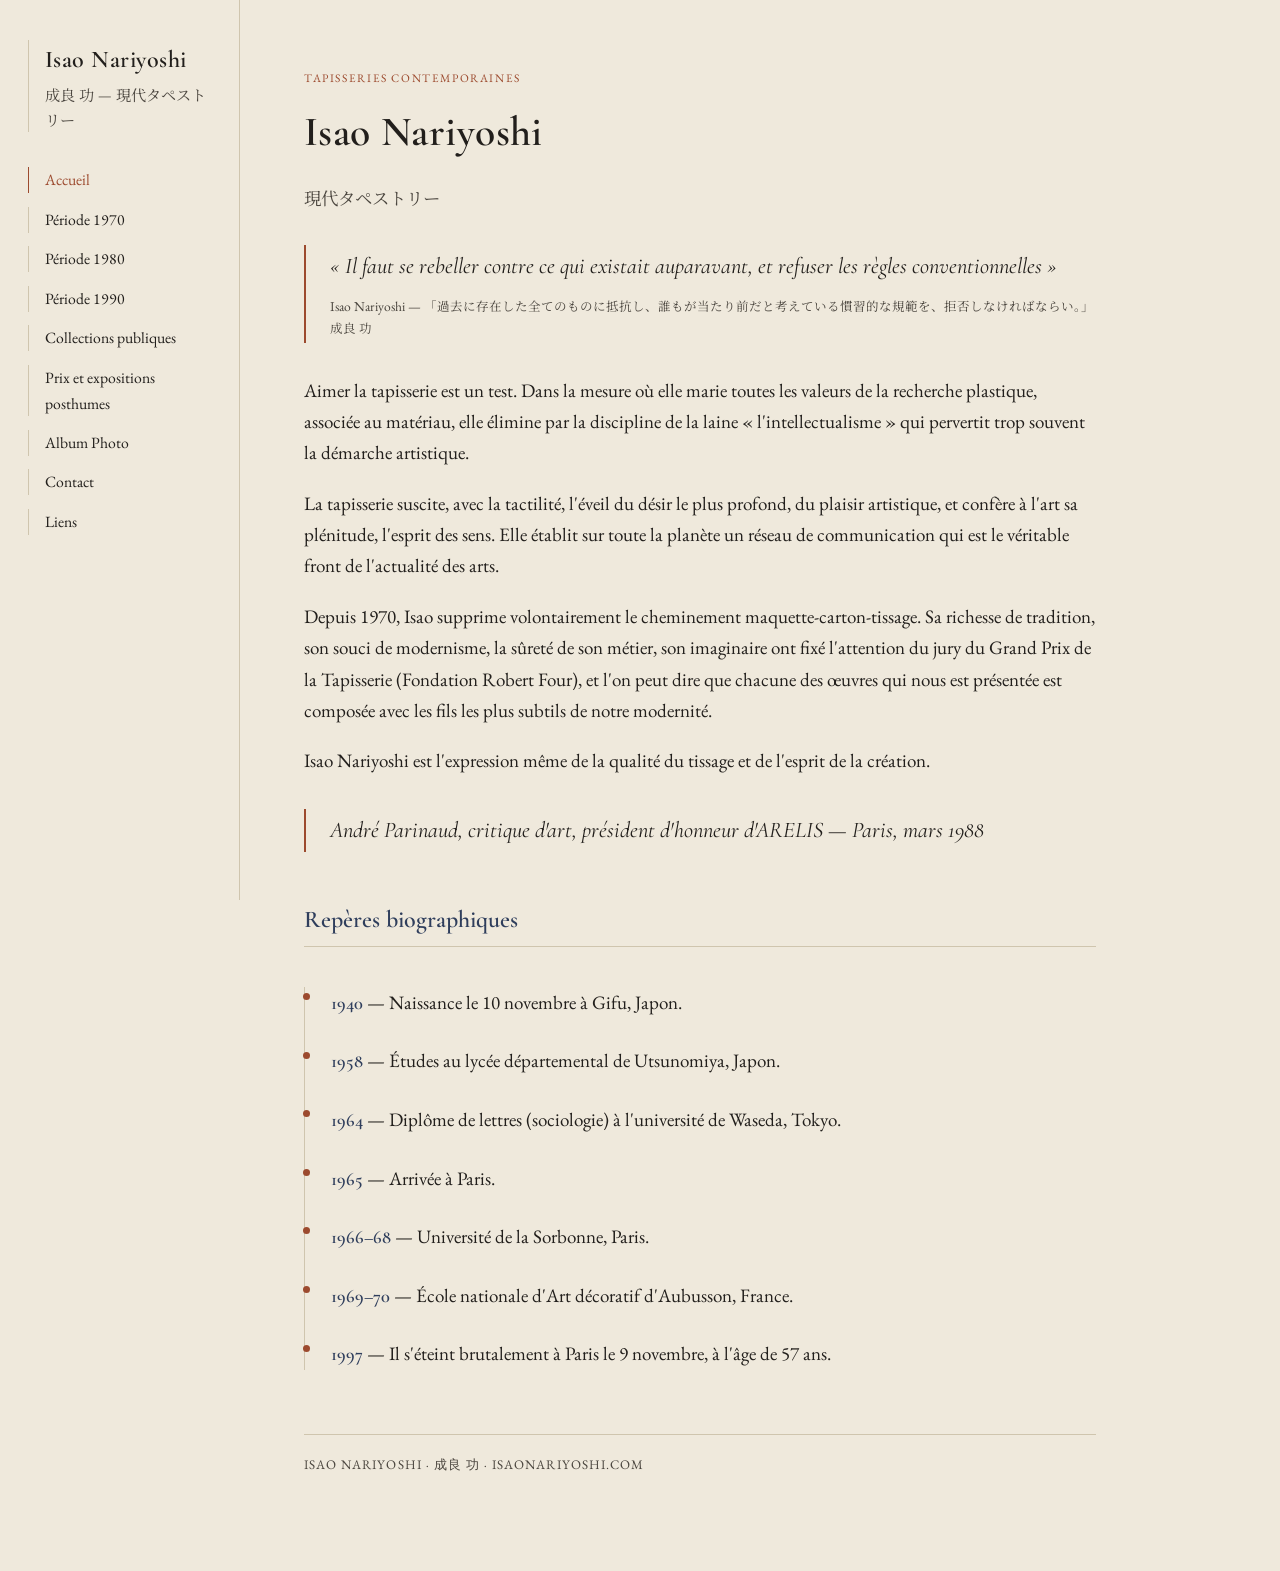
<file: index.html>
<!DOCTYPE html>
<html lang="fr">
<head>
<meta charset="UTF-8">
<meta name="viewport" content="width=device-width, initial-scale=1">
<title>Isao Nariyoshi — Tapisseries contemporaines</title>
<link rel="stylesheet" href="style.css">
</head>
<body>
<div class="shell">

<nav class="thread-nav">
  <a href="index.html" style="text-decoration:none;">
    <span class="mark">Isao Nariyoshi</span>
    <span class="mark-jp">成良 功 — 現代タペストリー</span>
  </a>
  <ul>
    <li><a href="index.html" aria-current="page">Accueil</a></li>
    <li><a href="periode-1970.html">Période 1970</a></li>
    <li><a href="periode-1980.html">Période 1980</a></li>
    <li><a href="periode-1990.html">Période 1990</a></li>
    <li><a href="collections-publiques.html">Collections publiques</a></li>
    <li><a href="prix-expositions.html">Prix et expositions posthumes</a></li>
    <li><a href="album-photo.html">Album Photo</a></li>
    <li><a href="contact.html">Contact</a></li>
    <li><a href="liens.html">Liens</a></li>
  </ul>
</nav>

<main>
  <p class="eyebrow">Tapisseries contemporaines</p>
  <h1>Isao Nariyoshi</h1>
  <p class="jp">現代タペストリー</p>

  <blockquote>
    « Il faut se rebeller contre ce qui existait auparavant, et refuser les règles conventionnelles »
    <cite>Isao Nariyoshi — <span class="jp">「過去に存在した全てのものに抵抗し、誰もが当たり前だと考えている慣習的な規範を、拒否しなければならい。」成良 功</span></cite>
  </blockquote>

  <p>Aimer la tapisserie est un test. Dans la mesure où elle marie toutes les valeurs de la recherche plastique, associée au matériau, elle élimine par la discipline de la laine « l'intellectualisme » qui pervertit trop souvent la démarche artistique.</p>
  <p>La tapisserie suscite, avec la tactilité, l'éveil du désir le plus profond, du plaisir artistique, et confère à l'art sa plénitude, l'esprit des sens. Elle établit sur toute la planète un réseau de communication qui est le véritable front de l'actualité des arts.</p>
  <p>Depuis 1970, Isao supprime volontairement le cheminement maquette-carton-tissage. Sa richesse de tradition, son souci de modernisme, la sûreté de son métier, son imaginaire ont fixé l'attention du jury du Grand Prix de la Tapisserie (Fondation Robert Four), et l'on peut dire que chacune des œuvres qui nous est présentée est composée avec les fils les plus subtils de notre modernité.</p>
  <p>Isao Nariyoshi est l'expression même de la qualité du tissage et de l'esprit de la création.</p>

  <blockquote>
    André Parinaud, critique d'art, président d'honneur d'ARELIS — Paris, mars 1988
  </blockquote>

  <h2 class="section-title">Repères biographiques</h2>
  <div class="timeline">
    <div class="entry"><span class="year">1940</span> — Naissance le 10 novembre à Gifu, Japon.</div>
    <div class="entry"><span class="year">1958</span> — Études au lycée départemental de Utsunomiya, Japon.</div>
    <div class="entry"><span class="year">1964</span> — Diplôme de lettres (sociologie) à l'université de Waseda, Tokyo.</div>
    <div class="entry"><span class="year">1965</span> — Arrivée à Paris.</div>
    <div class="entry"><span class="year">1966–68</span> — Université de la Sorbonne, Paris.</div>
    <div class="entry"><span class="year">1969–70</span> — École nationale d'Art décoratif d'Aubusson, France.</div>
    <div class="entry"><span class="year">1997</span> — Il s'éteint brutalement à Paris le 9 novembre, à l'âge de 57 ans.</div>
  </div>

  <footer class="page-end">Isao Nariyoshi · 成良 功 · isaonariyoshi.com</footer>
</main>
</div>
</body>
</html>
</file>
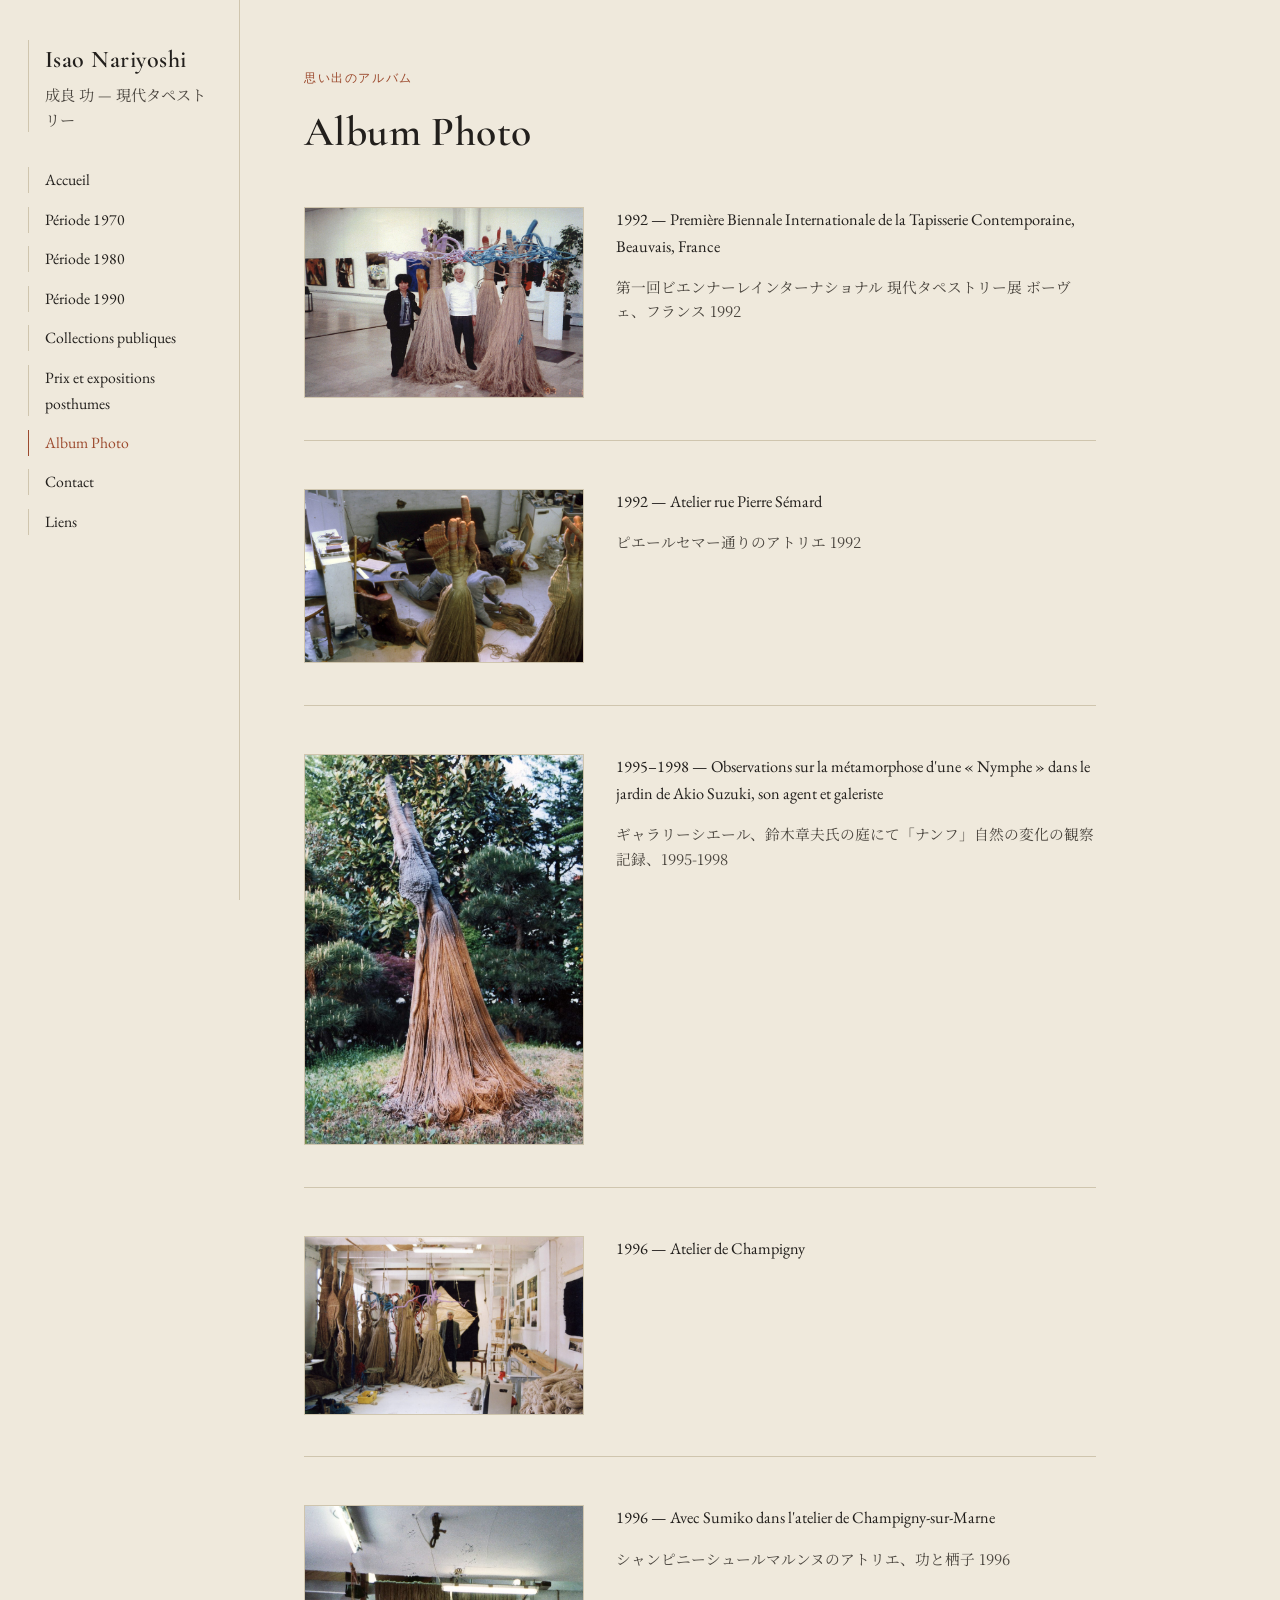
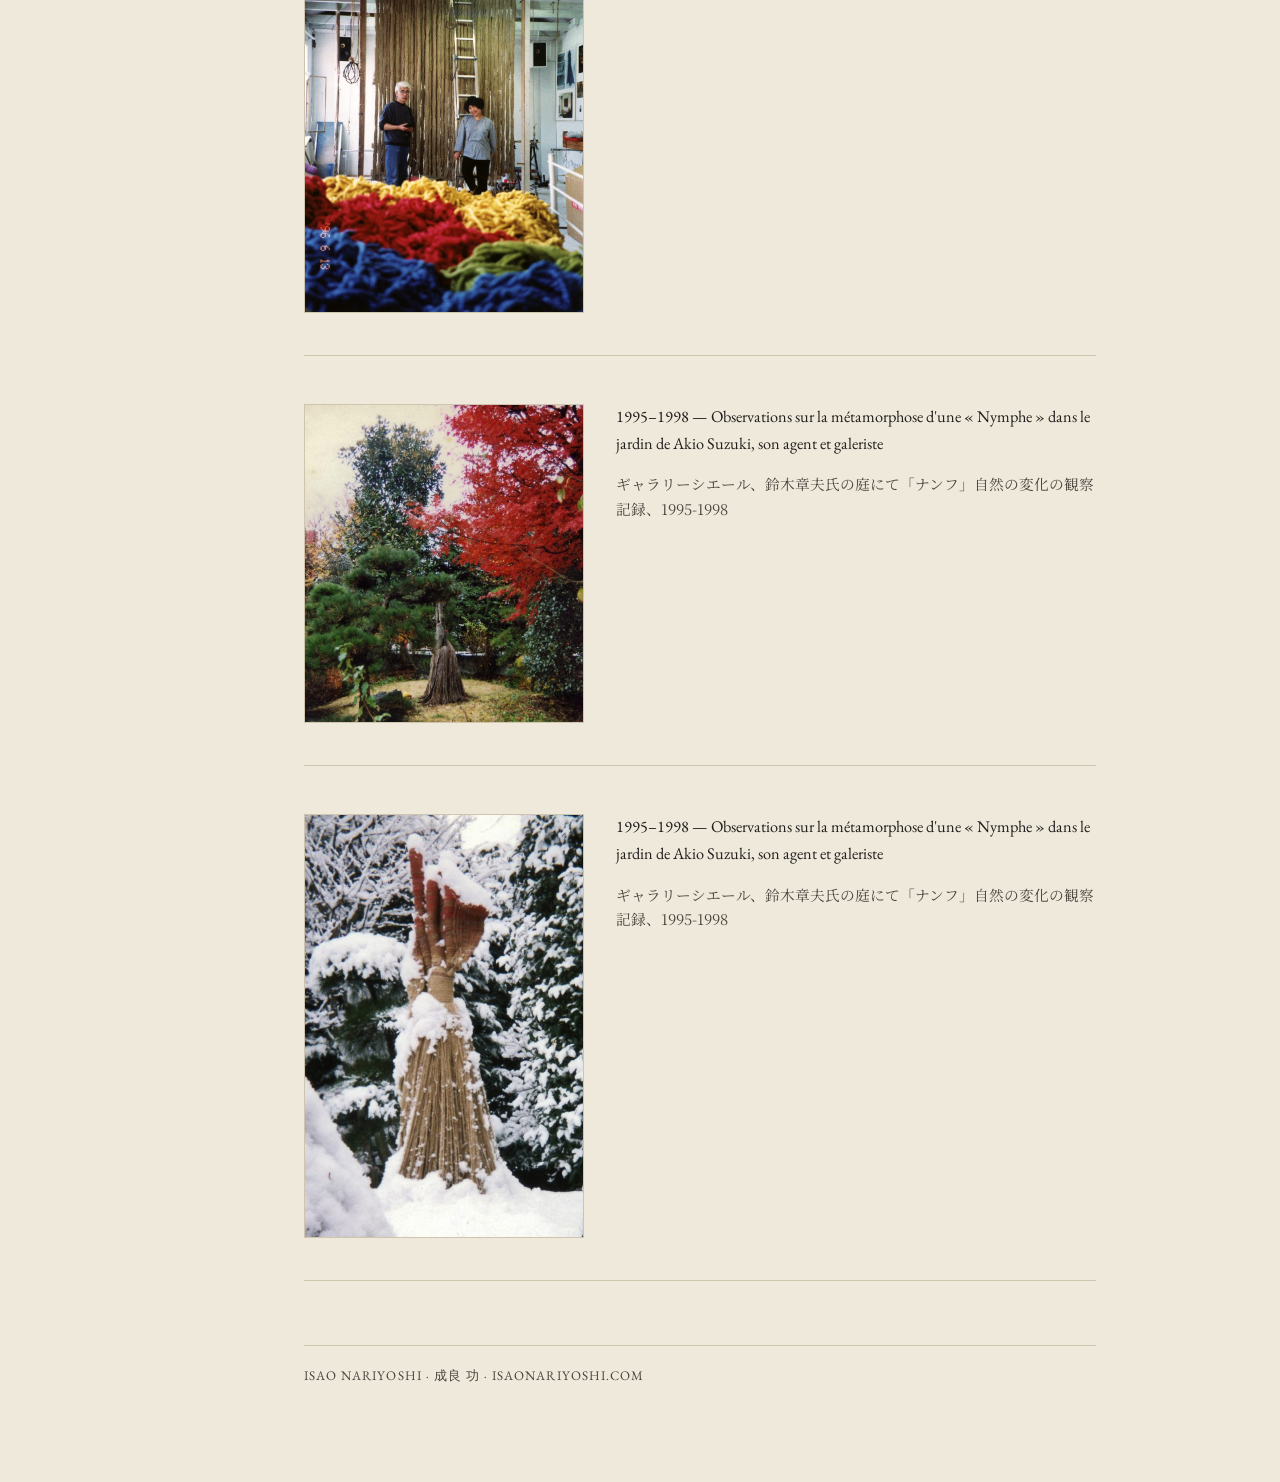
<file: album-photo.html>
<!DOCTYPE html>
<html lang="fr">
<head>
<meta charset="UTF-8">
<meta name="viewport" content="width=device-width, initial-scale=1">
<title>Album Photo — Isao Nariyoshi</title>
<link rel="stylesheet" href="style.css">
</head>
<body>
<div class="shell">

<nav class="thread-nav">
  <a href="index.html" style="text-decoration:none;">
    <span class="mark">Isao Nariyoshi</span>
    <span class="mark-jp">成良 功 — 現代タペストリー</span>
  </a>
  <ul>
    <li><a href="index.html">Accueil</a></li>
    <li><a href="periode-1970.html">Période 1970</a></li>
    <li><a href="periode-1980.html">Période 1980</a></li>
    <li><a href="periode-1990.html">Période 1990</a></li>
    <li><a href="collections-publiques.html">Collections publiques</a></li>
    <li><a href="prix-expositions.html">Prix et expositions posthumes</a></li>
    <li><a href="album-photo.html" aria-current="page">Album Photo</a></li>
    <li><a href="contact.html">Contact</a></li>
    <li><a href="liens.html">Liens</a></li>
  </ul>
</nav>

<main>
  <p class="eyebrow jp">思い出のアルバム</p>
  <h1>Album Photo</h1>

  <div class="works">
    <div class="work">
      <img src="images/222d2c_8d8653666d4f490cb78dee3b9042e3a6~mv2.jpeg" alt="Première Biennale Internationale de la Tapisserie Contemporaine, Beauvais" loading="lazy">
      <div>
        <p class="cap-fr">1992 — Première Biennale Internationale de la Tapisserie Contemporaine, Beauvais, France</p>
        <p class="cap-jp">第一回ビエンナーレインターナショナル 現代タペストリー展 ボーヴェ、フランス 1992</p>
      </div>
    </div>
    <div class="work">
      <img src="images/222d2c_fb16d391d0994af38e654b1a795ef7ef~mv2.jpg" alt="Atelier rue Pierre Sémard" loading="lazy">
      <div>
        <p class="cap-fr">1992 — Atelier rue Pierre Sémard</p>
        <p class="cap-jp">ピエールセマー通りのアトリエ 1992</p>
      </div>
    </div>
    <div class="work">
      <img src="images/222d2c_1adbfa0554534cea8feac32134079305~mv2.jpg" alt="Métamorphose d'une Nymphe dans le jardin de Akio Suzuki" loading="lazy">
      <div>
        <p class="cap-fr">1995–1998 — Observations sur la métamorphose d'une « Nymphe » dans le jardin de Akio Suzuki, son agent et galeriste</p>
        <p class="cap-jp">ギャラリーシエール、鈴木章夫氏の庭にて「ナンフ」自然の変化の観察記録、1995-1998</p>
      </div>
    </div>
    <div class="work">
      <img src="images/222d2c_a8264a11ccd14f50946b6bd47962d74b~mv2.jpg" alt="Atelier de Champigny 1996" loading="lazy">
      <div>
        <p class="cap-fr">1996 — Atelier de Champigny</p>
      </div>
    </div>
    <div class="work">
      <img src="images/222d2c_30dbb8e673d84045b2c966735c166adc~mv2.jpg" alt="Avec Sumiko dans l'atelier de Champigny-sur-Marne, 1996" loading="lazy">
      <div>
        <p class="cap-fr">1996 — Avec Sumiko dans l'atelier de Champigny-sur-Marne</p>
        <p class="cap-jp">シャンピニーシュールマルンヌのアトリエ、功と栖子 1996</p>
      </div>
    </div>
    <div class="work">
      <img src="images/222d2c_8d4d48ae36db4ec5a6bad40750be8251~mv2.jpg" alt="Métamorphose d'une Nymphe, jardin de Akio Suzuki" loading="lazy">
      <div>
        <p class="cap-fr">1995–1998 — Observations sur la métamorphose d'une « Nymphe » dans le jardin de Akio Suzuki, son agent et galeriste</p>
        <p class="cap-jp">ギャラリーシエール、鈴木章夫氏の庭にて「ナンフ」自然の変化の観察記録、1995-1998</p>
      </div>
    </div>
    <div class="work">
      <img src="images/222d2c_5e1c67cd673247919ad4f5ebef82c183~mv2.jpg" alt="Métamorphose d'une Nymphe, jardin de Akio Suzuki" loading="lazy">
      <div>
        <p class="cap-fr">1995–1998 — Observations sur la métamorphose d'une « Nymphe » dans le jardin de Akio Suzuki, son agent et galeriste</p>
        <p class="cap-jp">ギャラリーシエール、鈴木章夫氏の庭にて「ナンフ」自然の変化の観察記録、1995-1998</p>
      </div>
    </div>
  </div>

 

  <footer class="page-end">Isao Nariyoshi · 成良 功 · isaonariyoshi.com</footer>
</main>
</div>
</body>
</html>
</file>
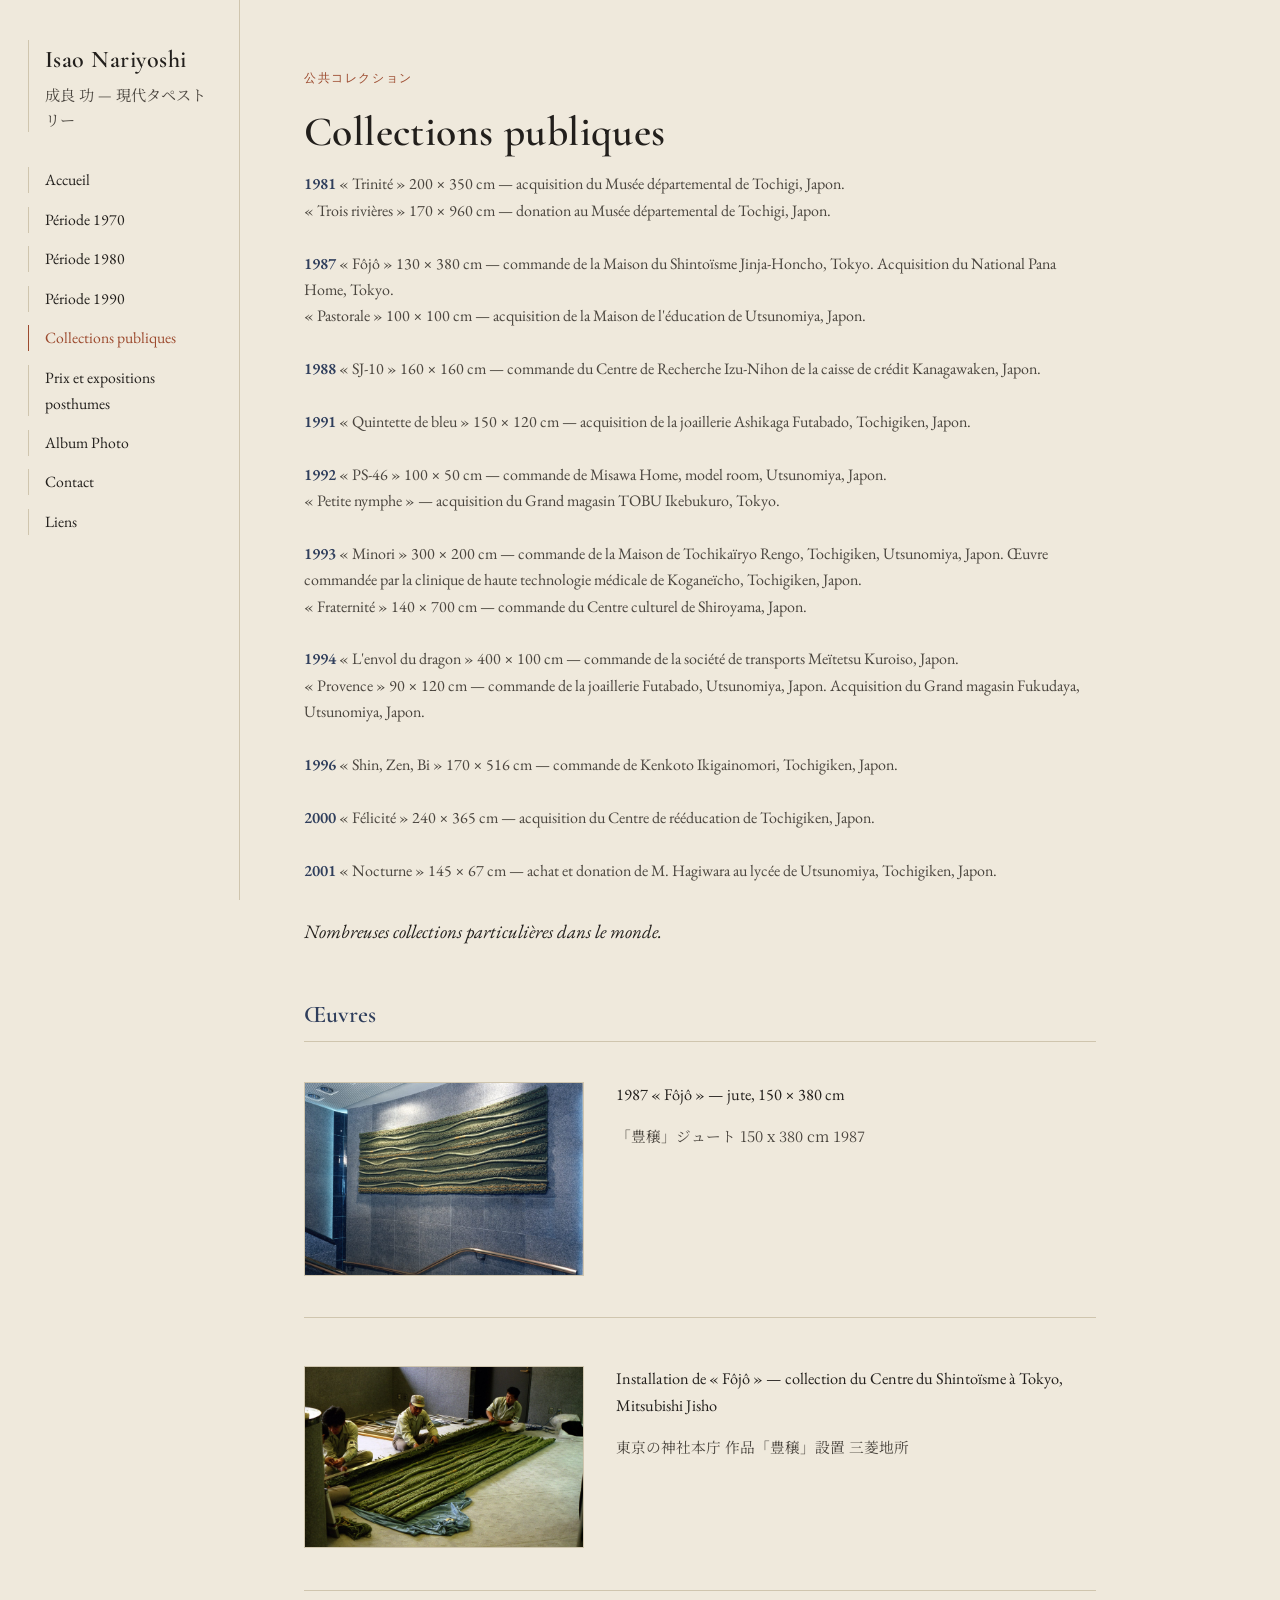
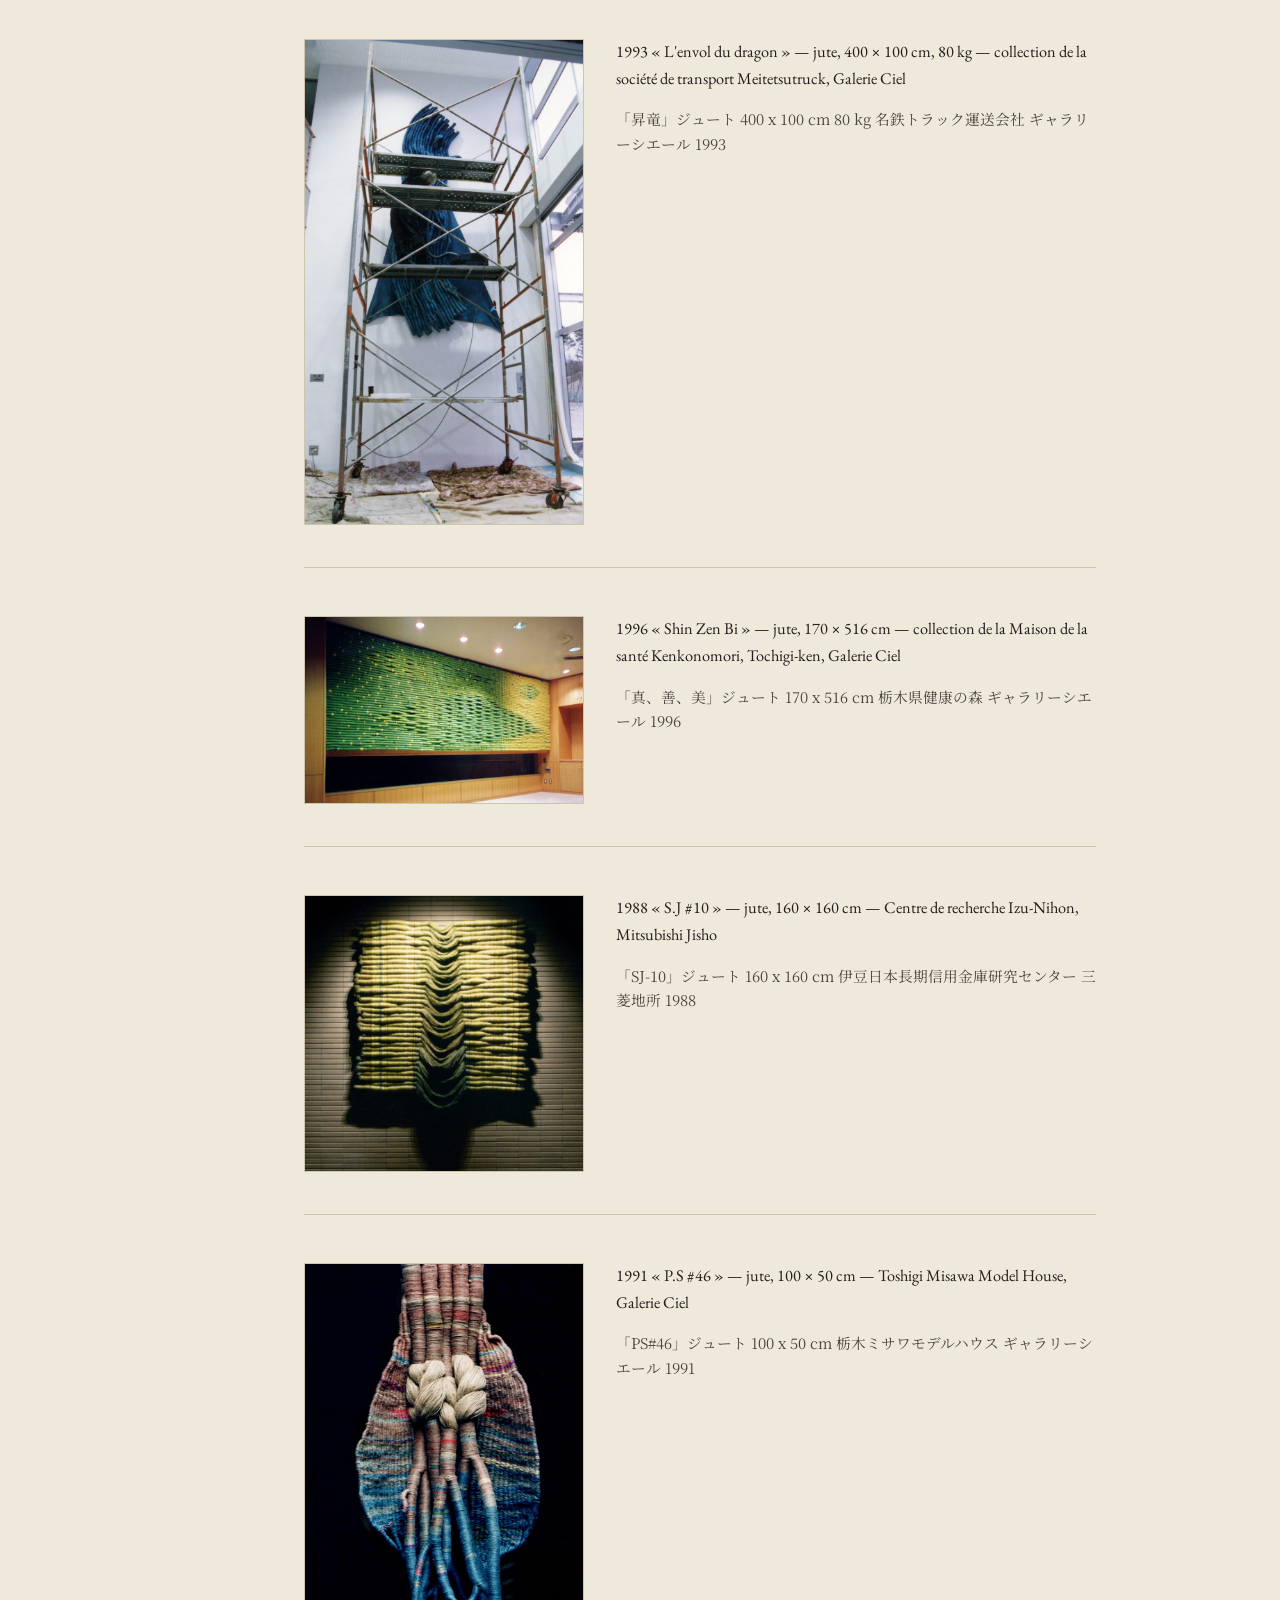
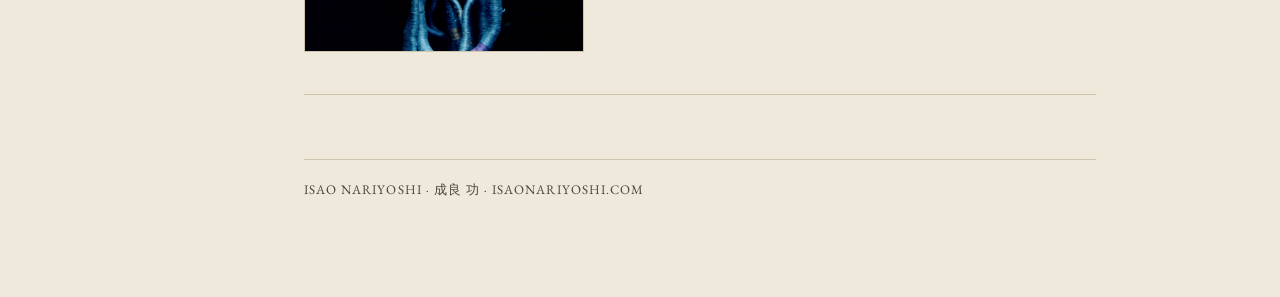
<file: collections-publiques.html>
<!DOCTYPE html>
<html lang="fr">
<head>
<meta charset="UTF-8">
<meta name="viewport" content="width=device-width, initial-scale=1">
<title>Collections publiques — Isao Nariyoshi</title>
<link rel="stylesheet" href="style.css">
</head>
<body>
<div class="shell">

<nav class="thread-nav">
  <a href="index.html" style="text-decoration:none;">
    <span class="mark">Isao Nariyoshi</span>
    <span class="mark-jp">成良 功 — 現代タペストリー</span>
  </a>
  <ul>
    <li><a href="index.html">Accueil</a></li>
    <li><a href="periode-1970.html">Période 1970</a></li>
    <li><a href="periode-1980.html">Période 1980</a></li>
    <li><a href="periode-1990.html">Période 1990</a></li>
    <li><a href="collections-publiques.html" aria-current="page">Collections publiques</a></li>
    <li><a href="prix-expositions.html">Prix et expositions posthumes</a></li>
    <li><a href="album-photo.html">Album Photo</a></li>
    <li><a href="contact.html">Contact</a></li>
    <li><a href="liens.html">Liens</a></li>
  </ul>
</nav>

<main>
  <p class="eyebrow jp">公共コレクション</p>
  <h1>Collections publiques</h1>

  <div class="expo-block" style="font-size:1rem;">
    <span class="yr">1981</span> « Trinité » 200 × 350 cm — acquisition du Musée départemental de Tochigi, Japon.<br>
    « Trois rivières » 170 × 960 cm — donation au Musée départemental de Tochigi, Japon.<br><br>
    <span class="yr">1987</span> « Fôjô » 130 × 380 cm — commande de la Maison du Shintoïsme Jinja-Honcho, Tokyo. Acquisition du National Pana Home, Tokyo.<br>
    « Pastorale » 100 × 100 cm — acquisition de la Maison de l'éducation de Utsunomiya, Japon.<br><br>
    <span class="yr">1988</span> « SJ-10 » 160 × 160 cm — commande du Centre de Recherche Izu-Nihon de la caisse de crédit Kanagawaken, Japon.<br><br>
    <span class="yr">1991</span> « Quintette de bleu » 150 × 120 cm — acquisition de la joaillerie Ashikaga Futabado, Tochigiken, Japon.<br><br>
    <span class="yr">1992</span> « PS-46 » 100 × 50 cm — commande de Misawa Home, model room, Utsunomiya, Japon.<br>
    « Petite nymphe » — acquisition du Grand magasin TOBU Ikebukuro, Tokyo.<br><br>
    <span class="yr">1993</span> « Minori » 300 × 200 cm — commande de la Maison de Tochikaïryo Rengo, Tochigiken, Utsunomiya, Japon. Œuvre commandée par la clinique de haute technologie médicale de Koganeïcho, Tochigiken, Japon.<br>
    « Fraternité » 140 × 700 cm — commande du Centre culturel de Shiroyama, Japon.<br><br>
    <span class="yr">1994</span> « L'envol du dragon » 400 × 100 cm — commande de la société de transports Meïtetsu Kuroiso, Japon.<br>
    « Provence » 90 × 120 cm — commande de la joaillerie Futabado, Utsunomiya, Japon. Acquisition du Grand magasin Fukudaya, Utsunomiya, Japon.<br><br>
    <span class="yr">1996</span> « Shin, Zen, Bi » 170 × 516 cm — commande de Kenkoto Ikigainomori, Tochigiken, Japon.<br><br>
    <span class="yr">2000</span> « Félicité » 240 × 365 cm — acquisition du Centre de rééducation de Tochigiken, Japon.<br><br>
    <span class="yr">2001</span> « Nocturne » 145 × 67 cm — achat et donation de M. Hagiwara au lycée de Utsunomiya, Tochigiken, Japon.
  </div>

  <p style="margin-top:2rem; font-style:italic;">Nombreuses collections particulières dans le monde.</p>

  <h2 class="section-title">Œuvres</h2>
  <div class="works">
    <div class="work">
      <img src="images/222d2c_b9faa713810f476a86677f1b14408208~mv2.jpg" alt="Fôjô, jute, 1987" loading="lazy">
      <div><p class="cap-fr">1987 « Fôjô » — jute, 150 × 380 cm</p><p class="cap-jp">「豊穣」ジュート 150 x 380 cm 1987</p></div>
    </div>
    <div class="work">
      <img src="images/222d2c_545b6b3ff33b433e8ed981dfb9680978~mv2.jpg" alt="Installation de Fôjô, Tokyo" loading="lazy">
      <div><p class="cap-fr">Installation de « Fôjô » — collection du Centre du Shintoïsme à Tokyo, Mitsubishi Jisho</p><p class="cap-jp">東京の神社本庁 作品「豊穣」設置 三菱地所</p></div>
    </div>
    <div class="work">
      <img src="images/222d2c_ed255cbe9d344fa0a2e582b6d4b2922c~mv2.jpg" alt="L'envol du dragon, jute, 1993" loading="lazy">
      <div><p class="cap-fr">1993 « L'envol du dragon » — jute, 400 × 100 cm, 80 kg — collection de la société de transport Meitetsutruck, Galerie Ciel</p><p class="cap-jp">「昇竜」ジュート 400 x 100 cm 80 kg 名鉄トラック運送会社 ギャラリーシエール 1993</p></div>
    </div>
    <div class="work">
      <img src="images/222d2c_2ae6be08cb77484ba2b7a777e7d9554f~mv2.jpg" alt="Shin Zen Bi, jute, 1996" loading="lazy">
      <div><p class="cap-fr">1996 « Shin Zen Bi » — jute, 170 × 516 cm — collection de la Maison de la santé Kenkonomori, Tochigi-ken, Galerie Ciel</p><p class="cap-jp">「真、善、美」ジュート 170 x 516 cm 栃木県健康の森 ギャラリーシエール 1996</p></div>
    </div>
    <div class="work">
      <img src="images/222d2c_cdf40bcb4deb4e9abd7b3e36dae41967~mv2.jpg" alt="S.J #10, jute, 1988" loading="lazy">
      <div><p class="cap-fr">1988 « S.J #10 » — jute, 160 × 160 cm — Centre de recherche Izu-Nihon, Mitsubishi Jisho</p><p class="cap-jp">「SJ-10」ジュート 160 x 160 cm 伊豆日本長期信用金庫研究センター 三菱地所 1988</p></div>
    </div>
    <div class="work">
      <img src="images/222d2c_45b6c6a0d28743959c1902154d176c44~mv2.jpg" alt="P.S #46, jute, 1991" loading="lazy">
      <div><p class="cap-fr">1991 « P.S #46 » — jute, 100 × 50 cm — Toshigi Misawa Model House, Galerie Ciel</p><p class="cap-jp">「PS#46」ジュート 100 x 50 cm 栃木ミサワモデルハウス ギャラリーシエール 1991</p></div>
    </div>
  </div>

  <footer class="page-end">Isao Nariyoshi · 成良 功 · isaonariyoshi.com</footer>
</main>
</div>
</body>
</html>
</file>
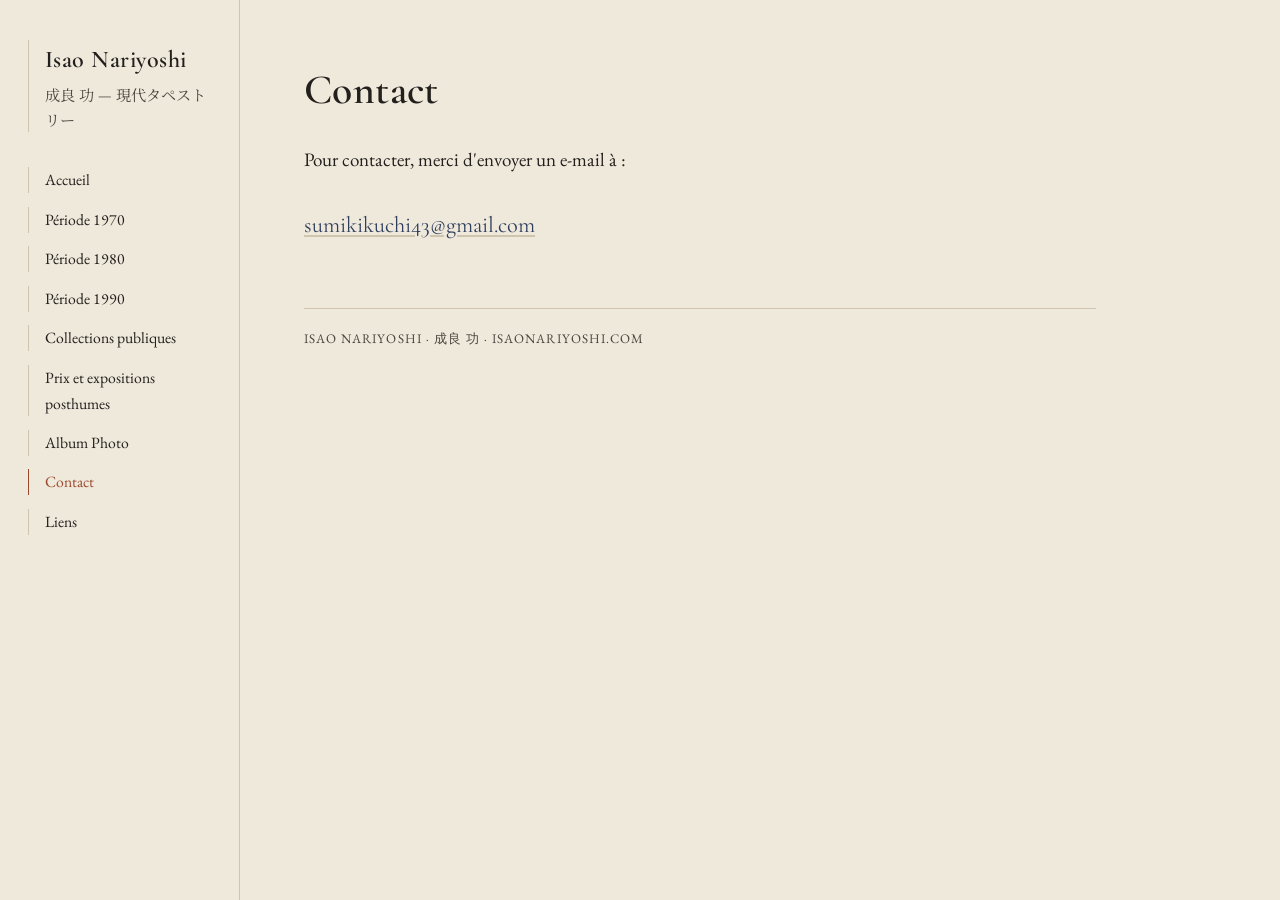
<file: contact.html>
<!DOCTYPE html>
<html lang="fr">
<head>
<meta charset="UTF-8">
<meta name="viewport" content="width=device-width, initial-scale=1">
<title>Contact — Isao Nariyoshi</title>
<link rel="stylesheet" href="style.css">
</head>
<body>
<div class="shell">

<nav class="thread-nav">
  <a href="index.html" style="text-decoration:none;">
    <span class="mark">Isao Nariyoshi</span>
    <span class="mark-jp">成良 功 — 現代タペストリー</span>
  </a>
  <ul>
    <li><a href="index.html">Accueil</a></li>
    <li><a href="periode-1970.html">Période 1970</a></li>
    <li><a href="periode-1980.html">Période 1980</a></li>
    <li><a href="periode-1990.html">Période 1990</a></li>
    <li><a href="collections-publiques.html">Collections publiques</a></li>
    <li><a href="prix-expositions.html">Prix et expositions posthumes</a></li>
    <li><a href="album-photo.html">Album Photo</a></li>
    <li><a href="contact.html" aria-current="page">Contact</a></li>
    <li><a href="liens.html">Liens</a></li>
  </ul>
</nav>

<main>
  <h1>Contact</h1>
  <p>Pour contacter, merci d'envoyer un e-mail à :</p>
  <div class="contact-box">
    <a href="mailto:sumikikuchi43@gmail.com">sumikikuchi43@gmail.com</a>
  </div>

 

  <footer class="page-end">Isao Nariyoshi · 成良 功 · isaonariyoshi.com</footer>
</main>
</div>
</body>
</html>
</file>
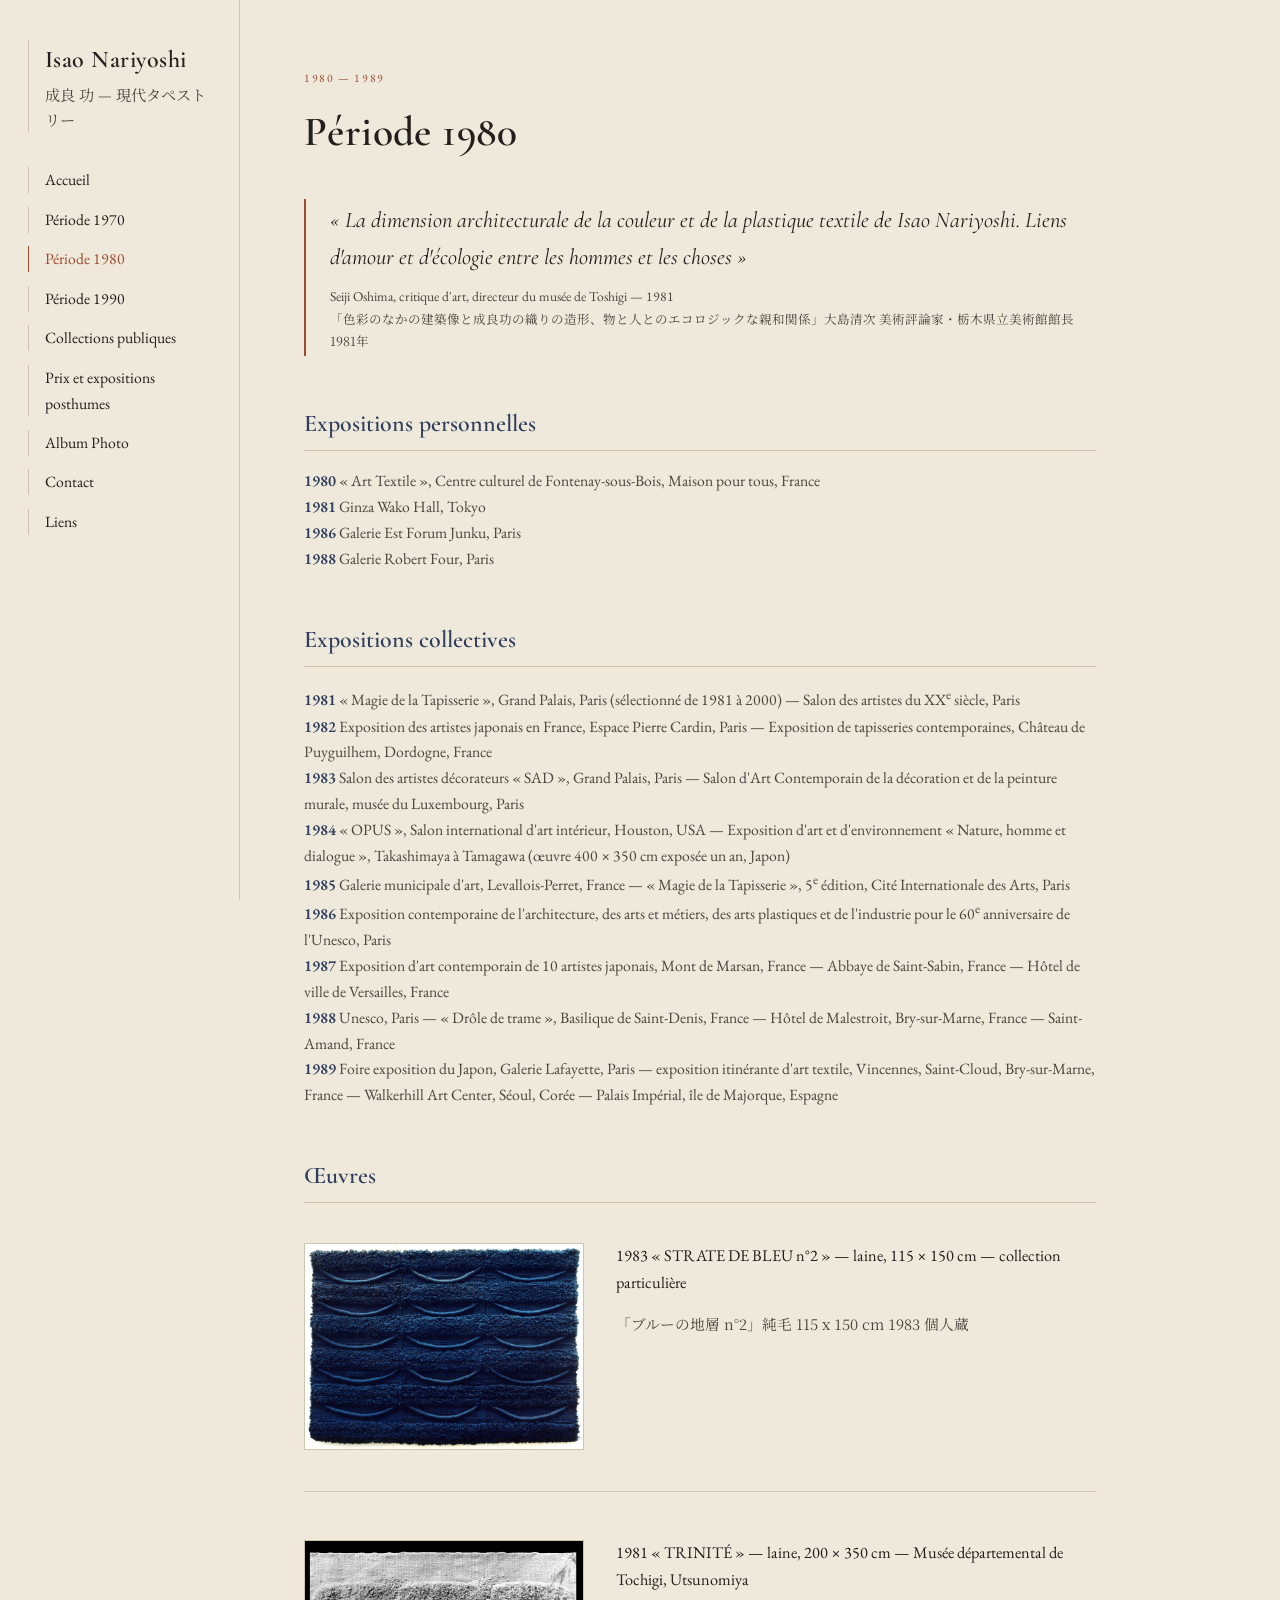
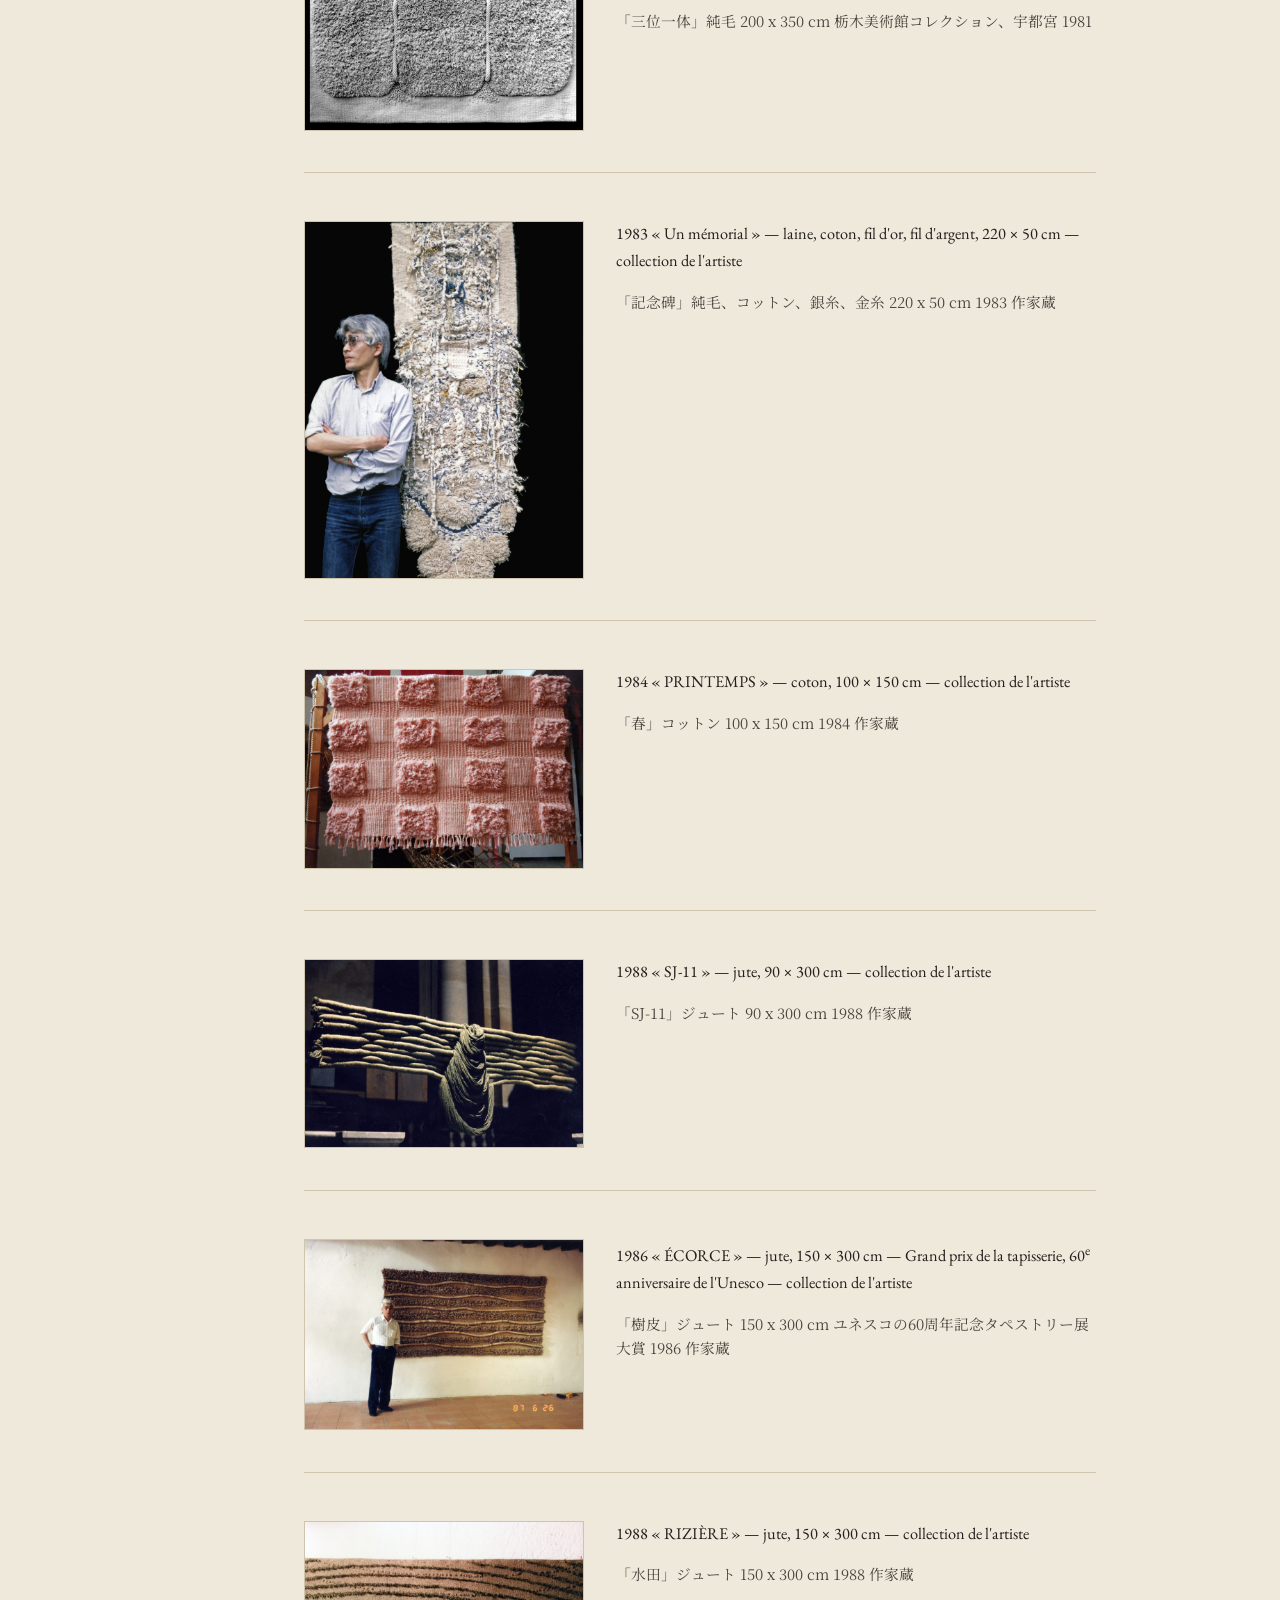
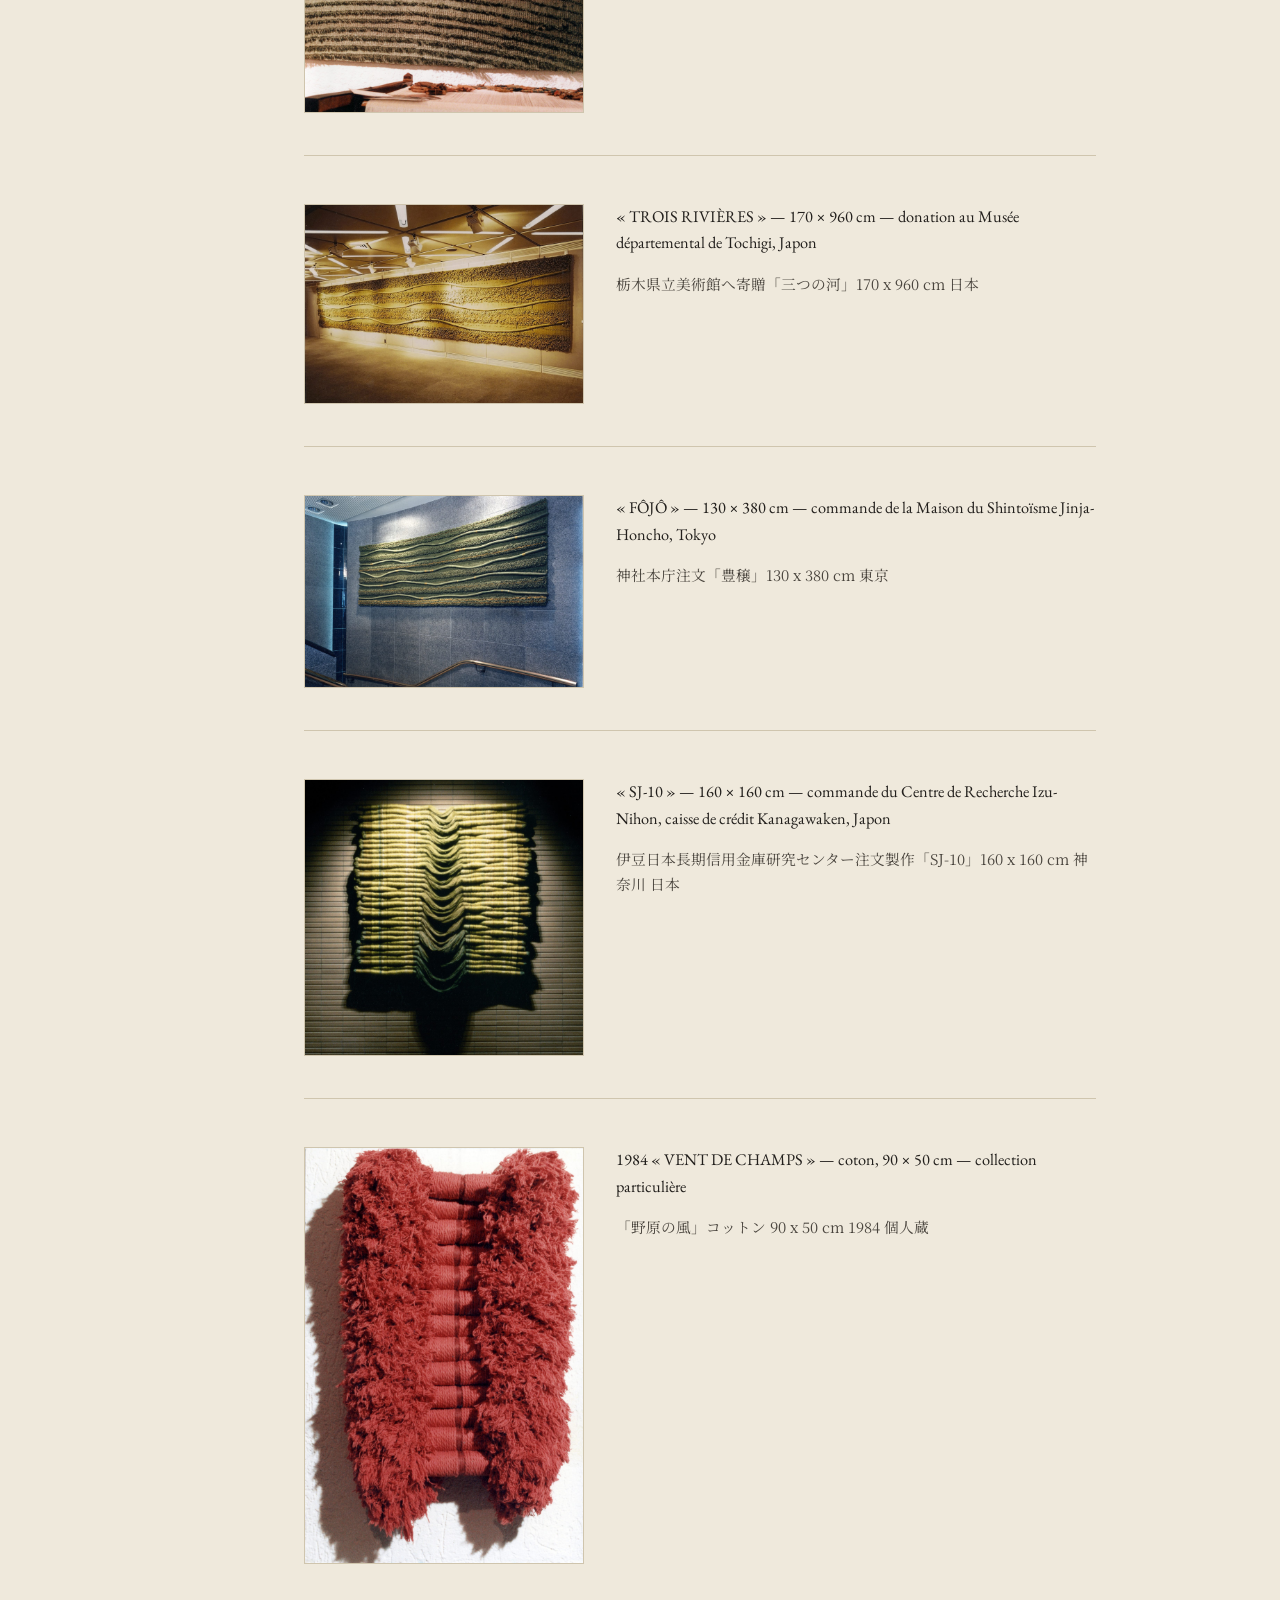
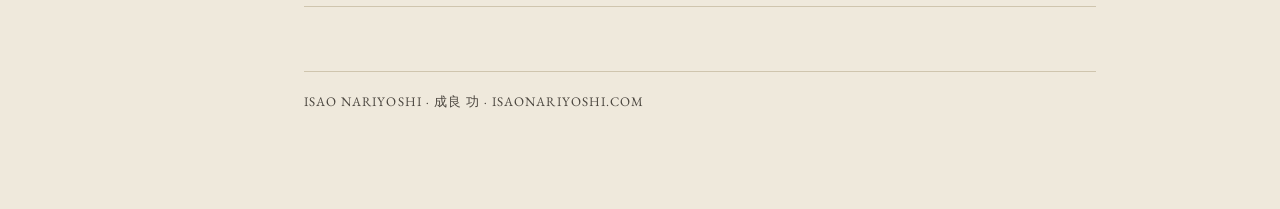
<file: periode-1980.html>
<!DOCTYPE html>
<html lang="fr">
<head>
<meta charset="UTF-8">
<meta name="viewport" content="width=device-width, initial-scale=1">
<title>Période 1980 — Isao Nariyoshi</title>
<link rel="stylesheet" href="style.css">
</head>
<body>
<div class="shell">

<nav class="thread-nav">
  <a href="index.html" style="text-decoration:none;">
    <span class="mark">Isao Nariyoshi</span>
    <span class="mark-jp">成良 功 — 現代タペストリー</span>
  </a>
  <ul>
    <li><a href="index.html">Accueil</a></li>
    <li><a href="periode-1970.html">Période 1970</a></li>
    <li><a href="periode-1980.html" aria-current="page">Période 1980</a></li>
    <li><a href="periode-1990.html">Période 1990</a></li>
    <li><a href="collections-publiques.html">Collections publiques</a></li>
    <li><a href="prix-expositions.html">Prix et expositions posthumes</a></li>
    <li><a href="album-photo.html">Album Photo</a></li>
    <li><a href="contact.html">Contact</a></li>
    <li><a href="liens.html">Liens</a></li>
  </ul>
</nav>

<main>
  <p class="eyebrow">1980 — 1989</p>
  <h1>Période 1980</h1>

  <blockquote>
    « La dimension architecturale de la couleur et de la plastique textile de Isao Nariyoshi. Liens d'amour et d'écologie entre les hommes et les choses »
    <cite>Seiji Oshima, critique d'art, directeur du musée de Toshigi — 1981<br><span class="jp">「色彩のなかの建築像と成良功の織りの造形、物と人とのエコロジックな親和関係」大島清次 美術評論家・栃木県立美術館館長 1981年</span></cite>
  </blockquote>

  <h2 class="section-title">Expositions personnelles</h2>
  <div class="expo-block">
    <span class="yr">1980</span> « Art Textile », Centre culturel de Fontenay-sous-Bois, Maison pour tous, France<br>
    <span class="yr">1981</span> Ginza Wako Hall, Tokyo<br>
    <span class="yr">1986</span> Galerie Est Forum Junku, Paris<br>
    <span class="yr">1988</span> Galerie Robert Four, Paris
  </div>

  <h2 class="section-title">Expositions collectives</h2>
  <div class="expo-block">
    <span class="yr">1981</span> « Magie de la Tapisserie », Grand Palais, Paris (sélectionné de 1981 à 2000) — Salon des artistes du XX<sup>e</sup> siècle, Paris<br>
    <span class="yr">1982</span> Exposition des artistes japonais en France, Espace Pierre Cardin, Paris — Exposition de tapisseries contemporaines, Château de Puyguilhem, Dordogne, France<br>
    <span class="yr">1983</span> Salon des artistes décorateurs « SAD », Grand Palais, Paris — Salon d'Art Contemporain de la décoration et de la peinture murale, musée du Luxembourg, Paris<br>
    <span class="yr">1984</span> « OPUS », Salon international d'art intérieur, Houston, USA — Exposition d'art et d'environnement « Nature, homme et dialogue », Takashimaya à Tamagawa (œuvre 400 × 350 cm exposée un an, Japon)<br>
    <span class="yr">1985</span> Galerie municipale d'art, Levallois-Perret, France — « Magie de la Tapisserie », 5<sup>e</sup> édition, Cité Internationale des Arts, Paris<br>
    <span class="yr">1986</span> Exposition contemporaine de l'architecture, des arts et métiers, des arts plastiques et de l'industrie pour le 60<sup>e</sup> anniversaire de l'Unesco, Paris<br>
    <span class="yr">1987</span> Exposition d'art contemporain de 10 artistes japonais, Mont de Marsan, France — Abbaye de Saint-Sabin, France — Hôtel de ville de Versailles, France<br>
    <span class="yr">1988</span> Unesco, Paris — « Drôle de trame », Basilique de Saint-Denis, France — Hôtel de Malestroit, Bry-sur-Marne, France — Saint-Amand, France<br>
    <span class="yr">1989</span> Foire exposition du Japon, Galerie Lafayette, Paris — exposition itinérante d'art textile, Vincennes, Saint-Cloud, Bry-sur-Marne, France — Walkerhill Art Center, Séoul, Corée — Palais Impérial, île de Majorque, Espagne
  </div>

  <h2 class="section-title">Œuvres</h2>
  <div class="works">
    <div class="work">
      <img src="images/222d2c_d069062129944ac6ba6a55b0162154a9~mv2.jpg" alt="STRATE DE BLEU n°2, laine, 1983" loading="lazy">
      <div><p class="cap-fr">1983 « STRATE DE BLEU n°2 » — laine, 115 × 150 cm — collection particulière</p><p class="cap-jp">「ブルーの地層 n°2」純毛 115 x 150 cm 1983 個人蔵</p></div>
    </div>
    <div class="work">
      <img src="images/222d2c_f6b3740c742d4158b5dfb54a904ed318~mv2.jpg" alt="TRINITÉ, laine, 1981" loading="lazy">
      <div><p class="cap-fr">1981 « TRINITÉ » — laine, 200 × 350 cm — Musée départemental de Tochigi, Utsunomiya</p><p class="cap-jp">「三位一体」純毛 200 x 350 cm 栃木美術館コレクション、宇都宮 1981</p></div>
    </div>
    <div class="work">
      <img src="images/222d2c_e49f6a860bed463da465f4af24ce13c0~mv2.jpg" alt="Un mémorial, laine coton fil d'or fil d'argent, 1983" loading="lazy">
      <div><p class="cap-fr">1983 « Un mémorial » — laine, coton, fil d'or, fil d'argent, 220 × 50 cm — collection de l'artiste</p><p class="cap-jp">「記念碑」純毛、コットン、銀糸、金糸 220 x 50 cm 1983 作家蔵</p></div>
    </div>
    <div class="work">
      <img src="images/222d2c_83c0ed430b0141cbbd0769b10c700a0f~mv2.jpg" alt="PRINTEMPS, coton, 1984" loading="lazy">
      <div><p class="cap-fr">1984 « PRINTEMPS » — coton, 100 × 150 cm — collection de l'artiste</p><p class="cap-jp">「春」コットン 100 x 150 cm 1984 作家蔵</p></div>
    </div>
    <div class="work">
      <img src="images/222d2c_b27dfbdc1e09415aa7293480d67d312c~mv2.jpg" alt="SJ-11, jute, 1988" loading="lazy">
      <div><p class="cap-fr">1988 « SJ-11 » — jute, 90 × 300 cm — collection de l'artiste</p><p class="cap-jp">「SJ-11」ジュート 90 x 300 cm 1988 作家蔵</p></div>
    </div>
    <div class="work">
      <img src="images/222d2c_c383b8bc5ff9428b8b1c501fb8c63046~mv2.jpg" alt="ÉCORCE, jute, 1986" loading="lazy">
      <div><p class="cap-fr">1986 « ÉCORCE » — jute, 150 × 300 cm — Grand prix de la tapisserie, 60<sup>e</sup> anniversaire de l'Unesco — collection de l'artiste</p><p class="cap-jp">「樹皮」ジュート 150 x 300 cm ユネスコの60周年記念タペストリー展大賞 1986 作家蔵</p></div>
    </div>
    <div class="work">
      <img src="images/222d2c_dac5345c563d411b8bd794ac615f9ac9~mv2.jpg" alt="RIZIÈRE, jute, 1988" loading="lazy">
      <div><p class="cap-fr">1988 « RIZIÈRE » — jute, 150 × 300 cm — collection de l'artiste</p><p class="cap-jp">「水田」ジュート 150 x 300 cm 1988 作家蔵</p></div>
    </div>
    <div class="work">
      <img src="images/222d2c_0650b328f5b44bbca0158c5ea28a13f9~mv2.jpg" alt="TROIS RIVIÈRES, 1981" loading="lazy">
      <div><p class="cap-fr">« TROIS RIVIÈRES » — 170 × 960 cm — donation au Musée départemental de Tochigi, Japon</p><p class="cap-jp">栃木県立美術館へ寄贈「三つの河」170 x 960 cm 日本</p></div>
    </div>
    <div class="work">
      <img src="images/222d2c_3f85aa86fe2d47aab3abb7dfb966db09~mv2.jpg" alt="FÔJÔ, 1987" loading="lazy">
      <div><p class="cap-fr">« FÔJÔ » — 130 × 380 cm — commande de la Maison du Shintoïsme Jinja-Honcho, Tokyo</p><p class="cap-jp">神社本庁注文「豊穣」130 x 380 cm 東京</p></div>
    </div>
    <div class="work">
      <img src="images/222d2c_cdf40bcb4deb4e9abd7b3e36dae41967~mv2.jpg" alt="SJ-10, jute, 1988" loading="lazy">
      <div><p class="cap-fr">« SJ-10 » — 160 × 160 cm — commande du Centre de Recherche Izu-Nihon, caisse de crédit Kanagawaken, Japon</p><p class="cap-jp">伊豆日本長期信用金庫研究センター注文製作「SJ-10」160 x 160 cm 神奈川 日本</p></div>
    </div>
    <div class="work">
      <img src="images/222d2c_931eb33ca36c498a99c66a8822ac4904~mv2.jpg" alt="VENT DE CHAMPS, coton, 1984" loading="lazy">
      <div><p class="cap-fr">1984 « VENT DE CHAMPS » — coton, 90 × 50 cm — collection particulière</p><p class="cap-jp">「野原の風」コットン 90 x 50 cm 1984 個人蔵</p></div>
    </div>
  </div>

  <footer class="page-end">Isao Nariyoshi · 成良 功 · isaonariyoshi.com</footer>
</main>
</div>
</body>
</html>
</file>
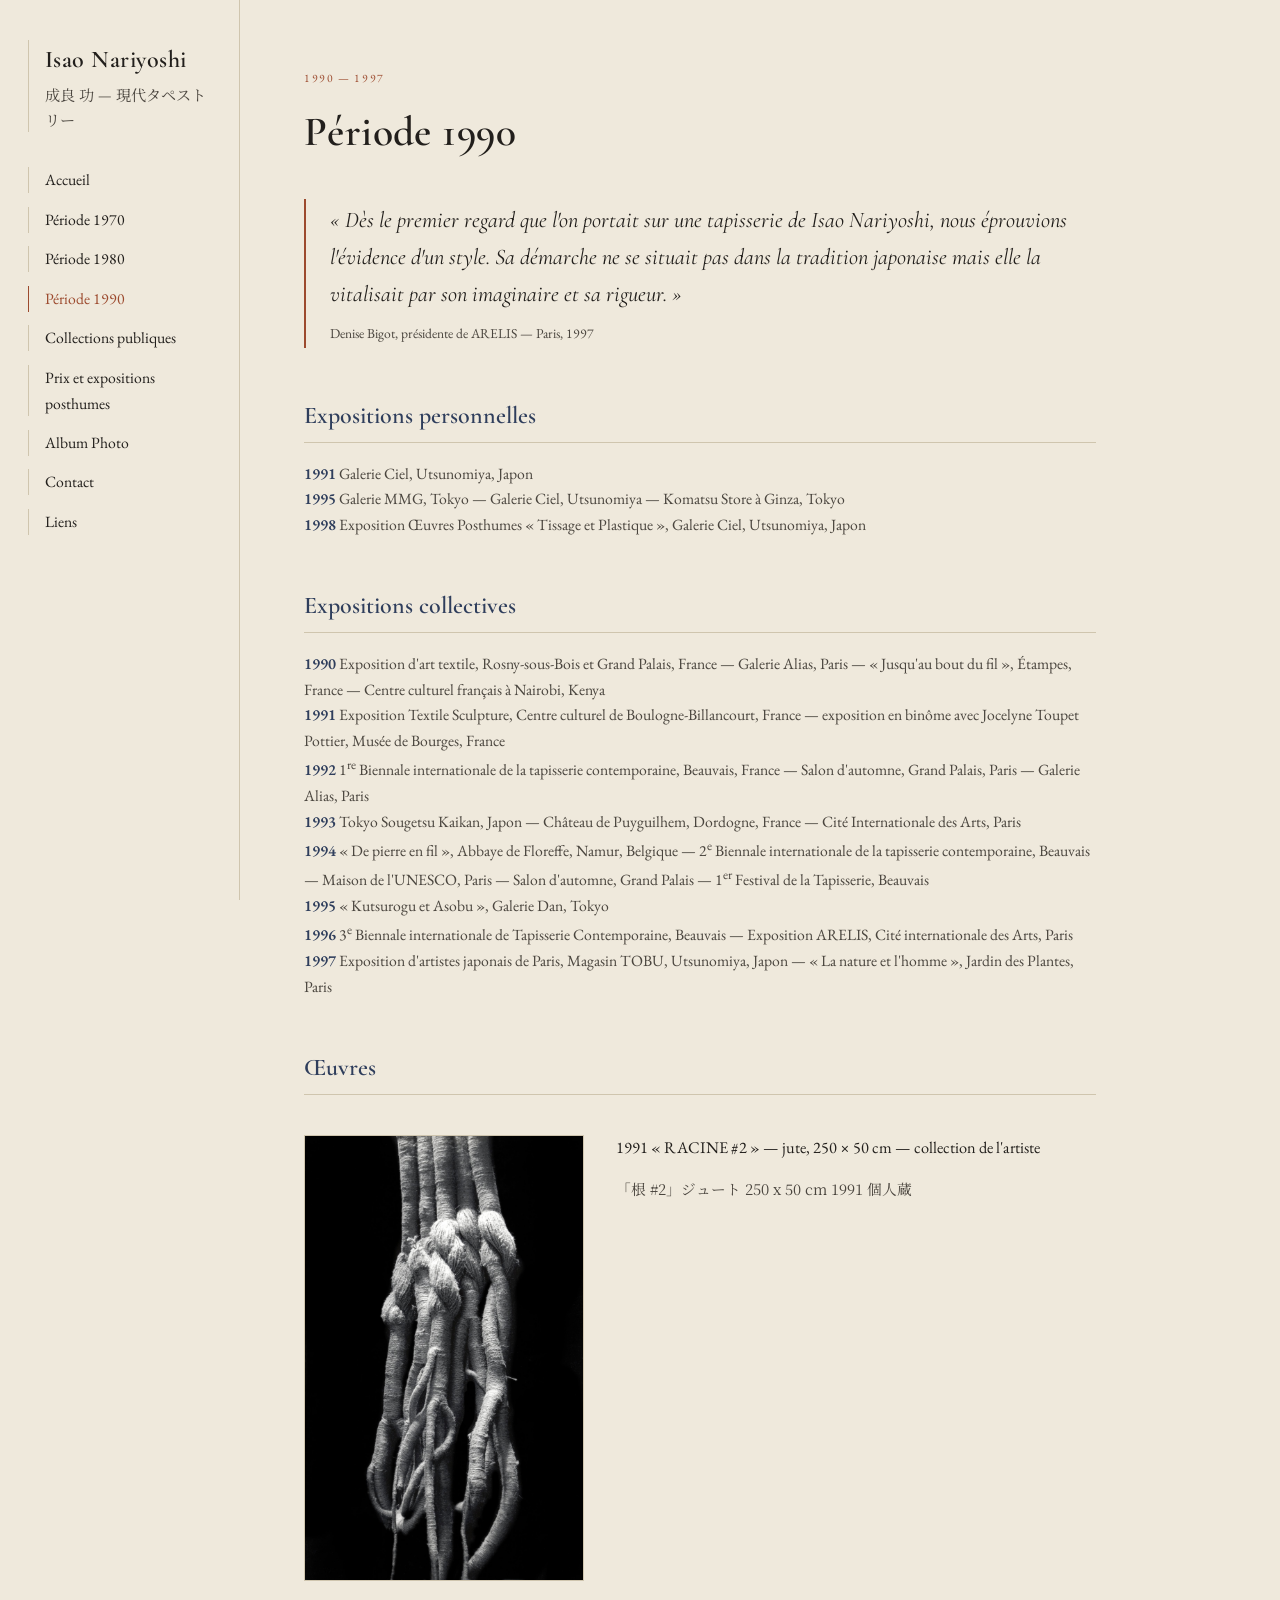
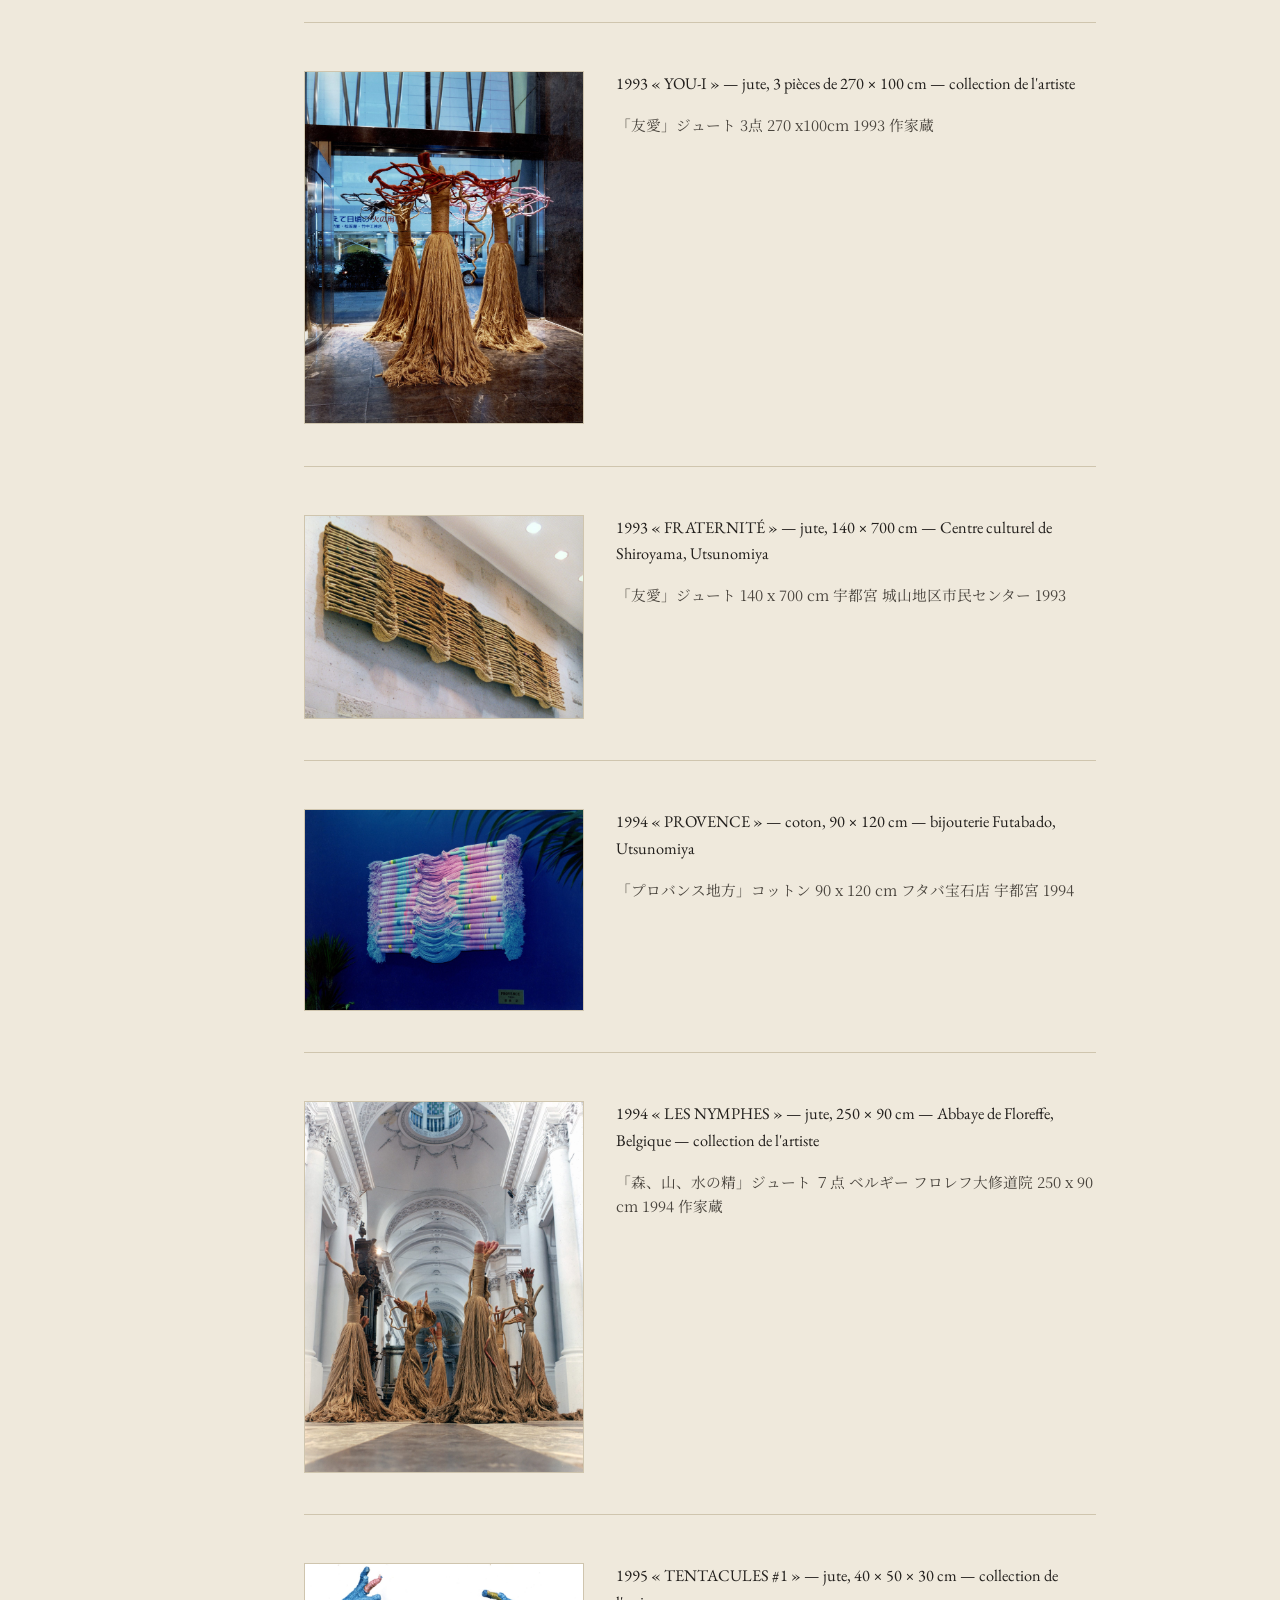
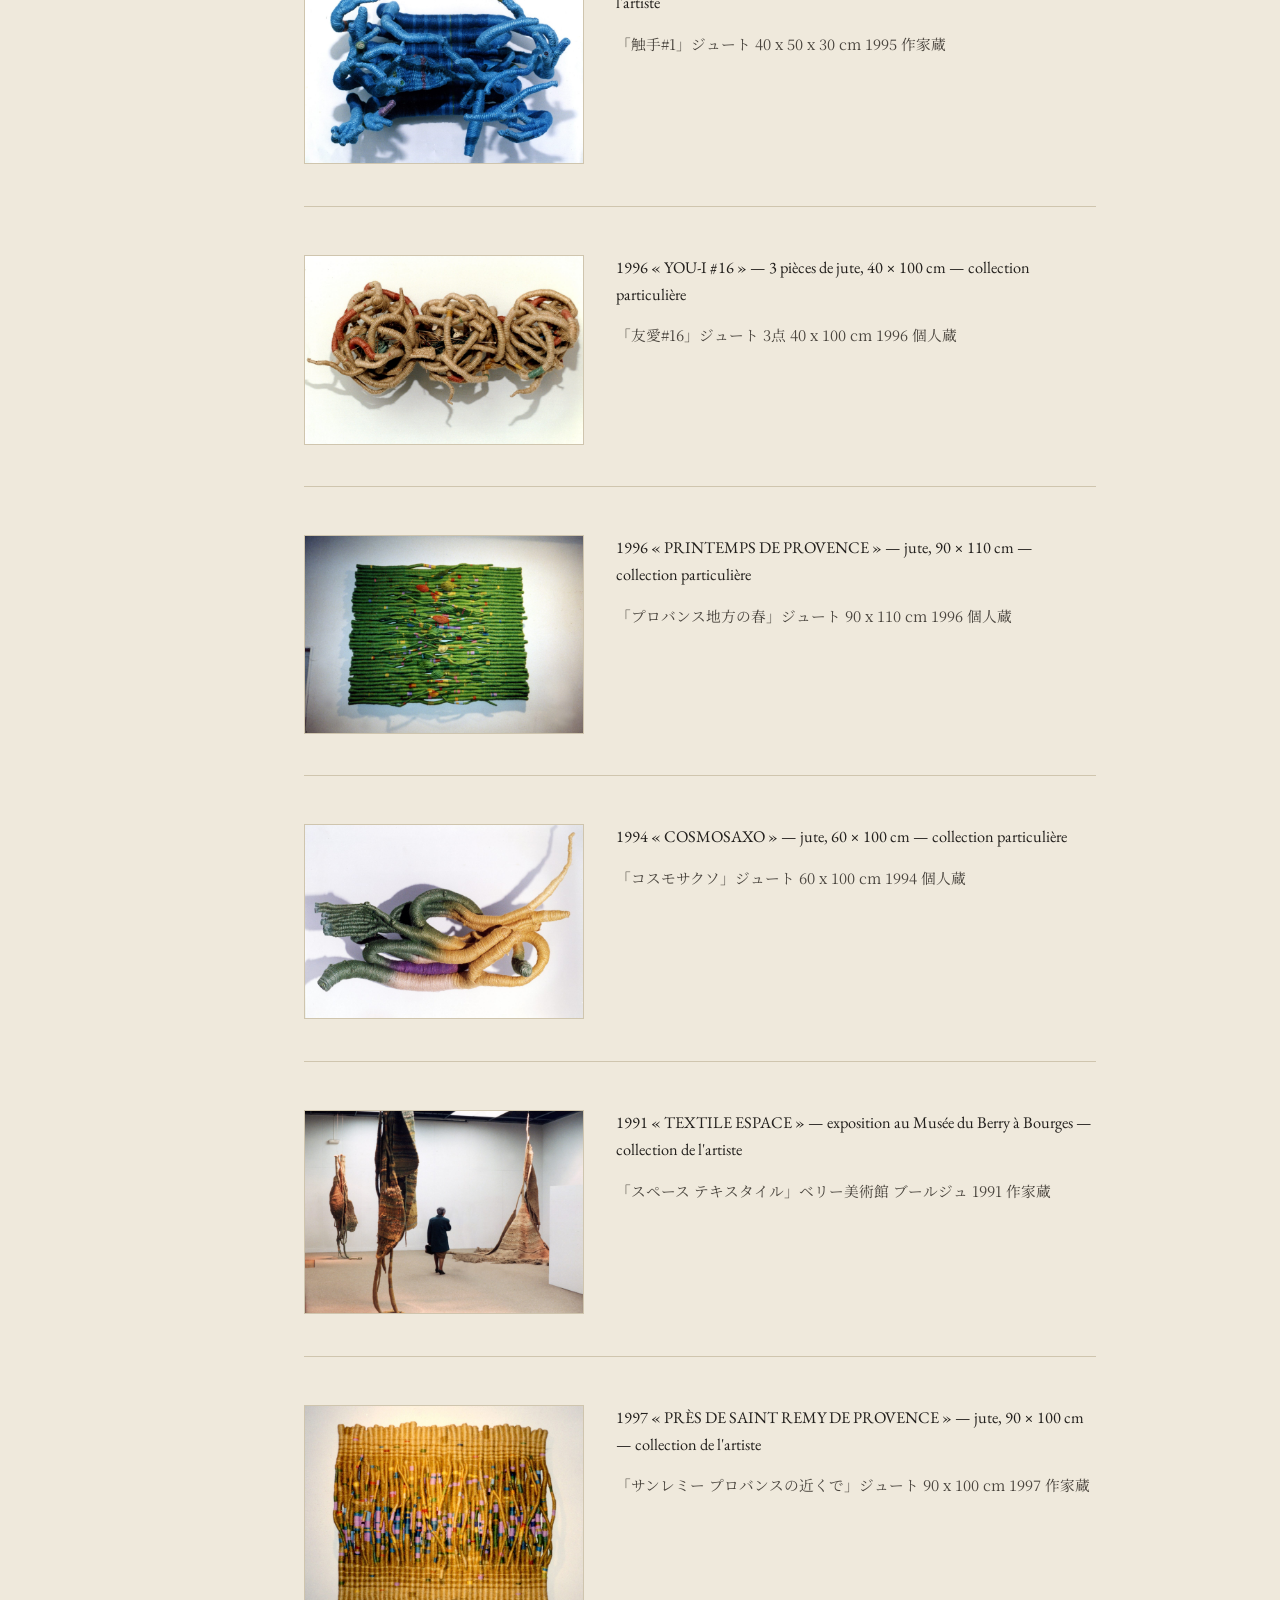
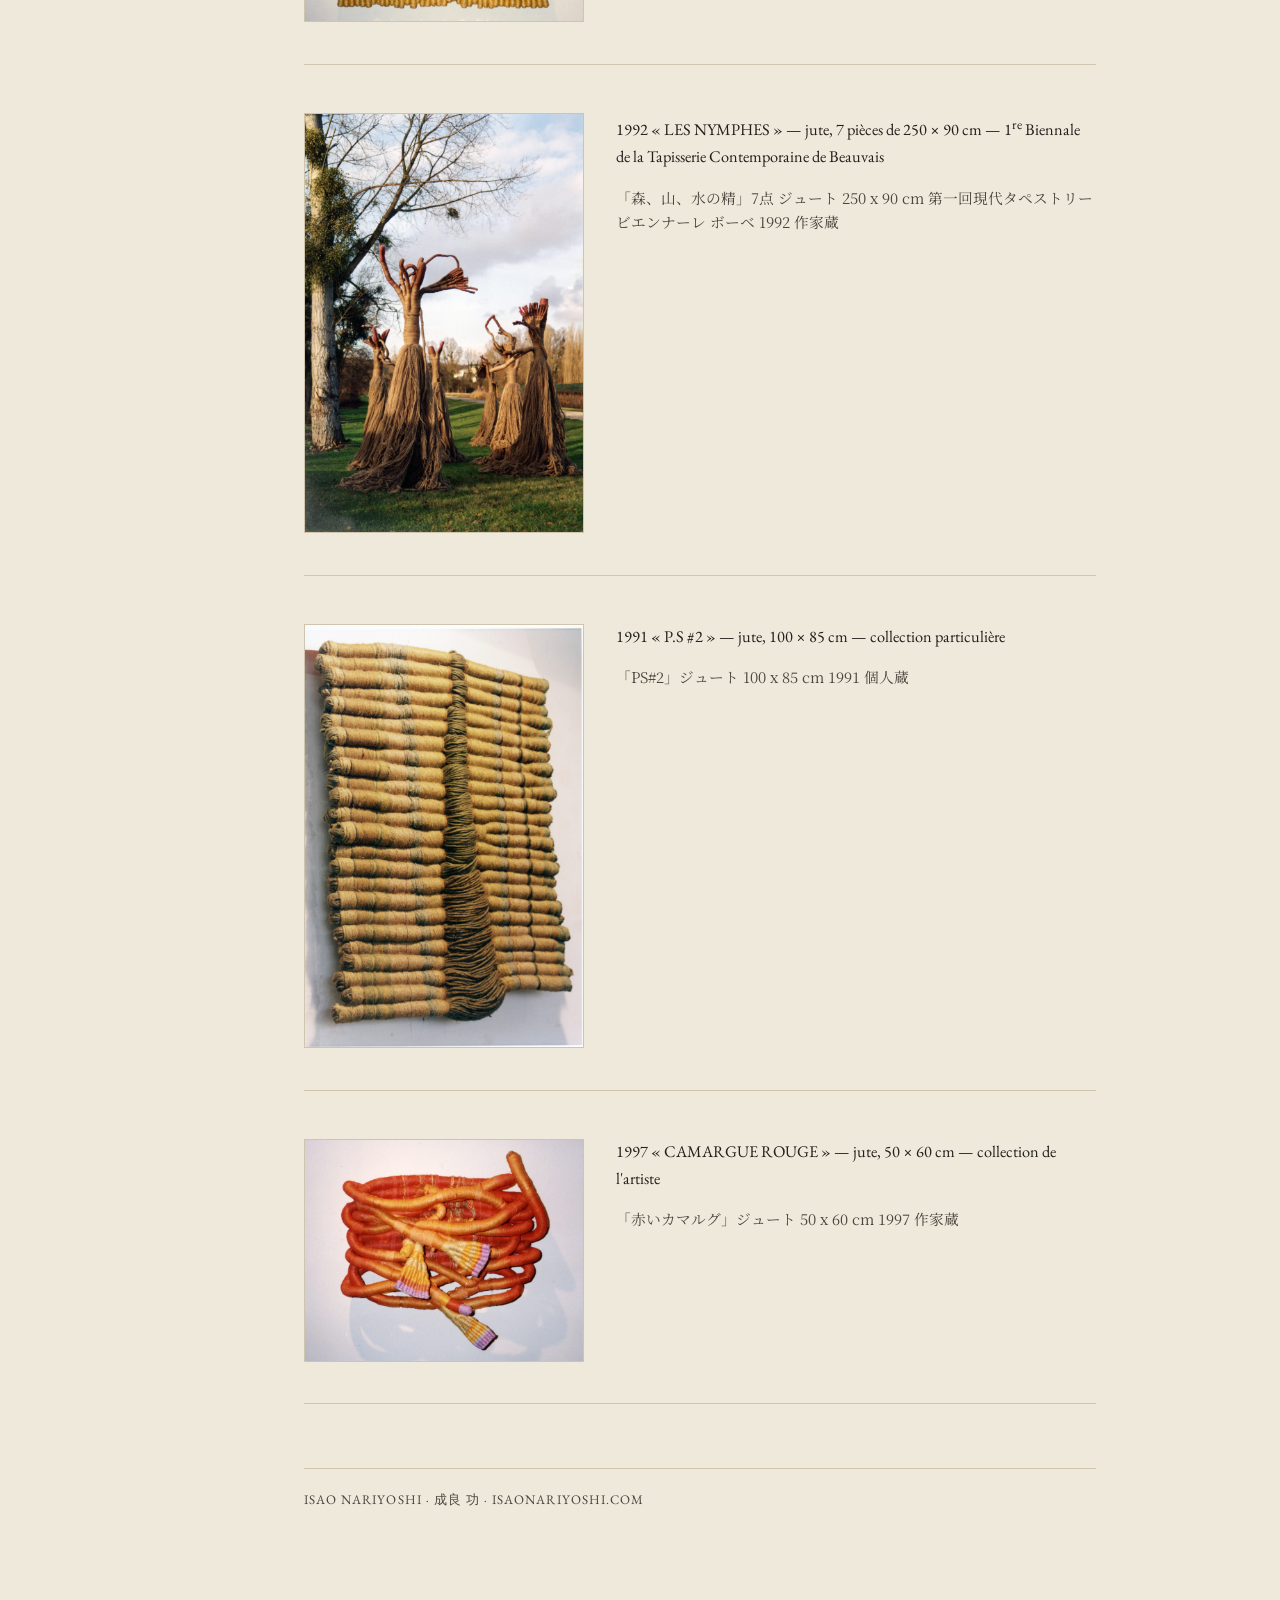
<file: periode-1990.html>
<!DOCTYPE html>
<html lang="fr">
<head>
<meta charset="UTF-8">
<meta name="viewport" content="width=device-width, initial-scale=1">
<title>Période 1990 — Isao Nariyoshi</title>
<link rel="stylesheet" href="style.css">
</head>
<body>
<div class="shell">

<nav class="thread-nav">
  <a href="index.html" style="text-decoration:none;">
    <span class="mark">Isao Nariyoshi</span>
    <span class="mark-jp">成良 功 — 現代タペストリー</span>
  </a>
  <ul>
    <li><a href="index.html">Accueil</a></li>
    <li><a href="periode-1970.html">Période 1970</a></li>
    <li><a href="periode-1980.html">Période 1980</a></li>
    <li><a href="periode-1990.html" aria-current="page">Période 1990</a></li>
    <li><a href="collections-publiques.html">Collections publiques</a></li>
    <li><a href="prix-expositions.html">Prix et expositions posthumes</a></li>
    <li><a href="album-photo.html">Album Photo</a></li>
    <li><a href="contact.html">Contact</a></li>
    <li><a href="liens.html">Liens</a></li>
  </ul>
</nav>

<main>
  <p class="eyebrow">1990 — 1997</p>
  <h1>Période 1990</h1>

  <blockquote>
    « Dès le premier regard que l'on portait sur une tapisserie de Isao Nariyoshi, nous éprouvions l'évidence d'un style. Sa démarche ne se situait pas dans la tradition japonaise mais elle la vitalisait par son imaginaire et sa rigueur. »
    <cite>Denise Bigot, présidente de ARELIS — Paris, 1997</cite>
  </blockquote>

  <h2 class="section-title">Expositions personnelles</h2>
  <div class="expo-block">
    <span class="yr">1991</span> Galerie Ciel, Utsunomiya, Japon<br>
    <span class="yr">1995</span> Galerie MMG, Tokyo — Galerie Ciel, Utsunomiya — Komatsu Store à Ginza, Tokyo<br>
    <span class="yr">1998</span> Exposition Œuvres Posthumes « Tissage et Plastique », Galerie Ciel, Utsunomiya, Japon
  </div>

  <h2 class="section-title">Expositions collectives</h2>
  <div class="expo-block">
    <span class="yr">1990</span> Exposition d'art textile, Rosny-sous-Bois et Grand Palais, France — Galerie Alias, Paris — « Jusqu'au bout du fil », Étampes, France — Centre culturel français à Nairobi, Kenya<br>
    <span class="yr">1991</span> Exposition Textile Sculpture, Centre culturel de Boulogne-Billancourt, France — exposition en binôme avec Jocelyne Toupet Pottier, Musée de Bourges, France<br>
    <span class="yr">1992</span> 1<sup>re</sup> Biennale internationale de la tapisserie contemporaine, Beauvais, France — Salon d'automne, Grand Palais, Paris — Galerie Alias, Paris<br>
    <span class="yr">1993</span> Tokyo Sougetsu Kaikan, Japon — Château de Puyguilhem, Dordogne, France — Cité Internationale des Arts, Paris<br>
    <span class="yr">1994</span> « De pierre en fil », Abbaye de Floreffe, Namur, Belgique — 2<sup>e</sup> Biennale internationale de la tapisserie contemporaine, Beauvais — Maison de l'UNESCO, Paris — Salon d'automne, Grand Palais — 1<sup>er</sup> Festival de la Tapisserie, Beauvais<br>
    <span class="yr">1995</span> « Kutsurogu et Asobu », Galerie Dan, Tokyo<br>
    <span class="yr">1996</span> 3<sup>e</sup> Biennale internationale de Tapisserie Contemporaine, Beauvais — Exposition ARELIS, Cité internationale des Arts, Paris<br>
    <span class="yr">1997</span> Exposition d'artistes japonais de Paris, Magasin TOBU, Utsunomiya, Japon — « La nature et l'homme », Jardin des Plantes, Paris
  </div>

  <h2 class="section-title">Œuvres</h2>
  <div class="works">
    <div class="work">
      <img src="images/222d2c_c7d1b55b1e444f0c8c1bd18515b92791~mv2.jpg" alt="RACINE #2, jute, 1991" loading="lazy">
      <div><p class="cap-fr">1991 « RACINE #2 » — jute, 250 × 50 cm — collection de l'artiste</p><p class="cap-jp">「根 #2」ジュート 250 x 50 cm 1991 個人蔵</p></div>
    </div>
    <div class="work">
      <img src="images/222d2c_fe83282772904364abc2ce61e3eec943~mv2.jpg" alt="YOU-I, jute, 1993" loading="lazy">
      <div><p class="cap-fr">1993 « YOU-I » — jute, 3 pièces de 270 × 100 cm — collection de l'artiste</p><p class="cap-jp">「友愛」ジュート 3点 270 x100cm 1993 作家蔵</p></div>
    </div>
    <div class="work">
      <img src="images/222d2c_f75dbbe00f4c4bfdb0a8c1f73efe1084~mv2.jpg" alt="FRATERNITÉ, jute, 1993" loading="lazy">
      <div><p class="cap-fr">1993 « FRATERNITÉ » — jute, 140 × 700 cm — Centre culturel de Shiroyama, Utsunomiya</p><p class="cap-jp">「友愛」ジュート 140 x 700 cm 宇都宮 城山地区市民センター 1993</p></div>
    </div>
    <div class="work">
      <img src="images/222d2c_55c8f8b9ba2d44d6b0cab4ba099469c7~mv2.jpg" alt="PROVENCE, coton, 1994" loading="lazy">
      <div><p class="cap-fr">1994 « PROVENCE » — coton, 90 × 120 cm — bijouterie Futabado, Utsunomiya</p><p class="cap-jp">「プロバンス地方」コットン 90 x 120 cm フタバ宝石店 宇都宮 1994</p></div>
    </div>
    <div class="work">
      <img src="images/222d2c_3a777c8ce1df46669046f6e567440ff0~mv2.jpg" alt="LES NYMPHES, jute, 1994" loading="lazy">
      <div><p class="cap-fr">1994 « LES NYMPHES » — jute, 250 × 90 cm — Abbaye de Floreffe, Belgique — collection de l'artiste</p><p class="cap-jp">「森、山、水の精」ジュート ７点 ベルギー フロレフ大修道院 250 x 90 cm 1994 作家蔵</p></div>
    </div>
    <div class="work">
      <img src="images/222d2c_cc378c23e84e4342ae917c67efbf251c~mv2.jpg" alt="TENTACULES #1, jute, 1995" loading="lazy">
      <div><p class="cap-fr">1995 « TENTACULES #1 » — jute, 40 × 50 × 30 cm — collection de l'artiste</p><p class="cap-jp">「触手#1」ジュート 40 x 50 x 30 cm 1995 作家蔵</p></div>
    </div>
    <div class="work">
      <img src="images/222d2c_89fc632aa1bb437ab448d9be899631a3~mv2.jpg" alt="YOU-I #16, jute, 1996" loading="lazy">
      <div><p class="cap-fr">1996 « YOU-I #16 » — 3 pièces de jute, 40 × 100 cm — collection particulière</p><p class="cap-jp">「友愛#16」ジュート 3点 40 x 100 cm 1996 個人蔵</p></div>
    </div>
    <div class="work">
      <img src="images/222d2c_290167f9e2574a57a4bafe36a9515abd~mv2.jpg" alt="PRINTEMPS DE PROVENCE, jute, 1996" loading="lazy">
      <div><p class="cap-fr">1996 « PRINTEMPS DE PROVENCE » — jute, 90 × 110 cm — collection particulière</p><p class="cap-jp">「プロバンス地方の春」ジュート 90 x 110 cm 1996 個人蔵</p></div>
    </div>
    <div class="work">
      <img src="images/222d2c_d4850a58c89948a78706ce4ab40c509c~mv2.jpg" alt="COSMOSAXO, jute, 1994" loading="lazy">
      <div><p class="cap-fr">1994 « COSMOSAXO » — jute, 60 × 100 cm — collection particulière</p><p class="cap-jp">「コスモサクソ」ジュート 60 x 100 cm 1994 個人蔵</p></div>
    </div>
    <div class="work">
      <img src="images/222d2c_551cde6606be4044a2276743d6337c77~mv2.jpg" alt="TEXTILE ESPACE, 1991" loading="lazy">
      <div><p class="cap-fr">1991 « TEXTILE ESPACE » — exposition au Musée du Berry à Bourges — collection de l'artiste</p><p class="cap-jp">「スペース テキスタイル」ベリー美術館 ブールジュ 1991 作家蔵</p></div>
    </div>
    <div class="work">
      <img src="images/222d2c_2ade766e72484be5a6a9d7fb4b27df62~mv2.jpg" alt="PRÈS DE SAINT REMY DE PROVENCE, jute, 1997" loading="lazy">
      <div><p class="cap-fr">1997 « PRÈS DE SAINT REMY DE PROVENCE » — jute, 90 × 100 cm — collection de l'artiste</p><p class="cap-jp">「サンレミー プロバンスの近くで」ジュート 90 x 100 cm 1997 作家蔵</p></div>
    </div>
    <div class="work">
      <img src="images/222d2c_f7bd0d8fe46d44c580a6048ede558fb0~mv2.jpg" alt="LES NYMPHES, jute, 1992" loading="lazy">
      <div><p class="cap-fr">1992 « LES NYMPHES » — jute, 7 pièces de 250 × 90 cm — 1<sup>re</sup> Biennale de la Tapisserie Contemporaine de Beauvais</p><p class="cap-jp">「森、山、水の精」7点 ジュート 250 x 90 cm 第一回現代タペストリービエンナーレ ボーベ 1992 作家蔵</p></div>
    </div>
    <div class="work">
      <img src="images/222d2c_5795469477044c9a96d055c0207c3364~mv2.jpg" alt="P.S #2, jute, 1991" loading="lazy">
      <div><p class="cap-fr">1991 « P.S #2 » — jute, 100 × 85 cm — collection particulière</p><p class="cap-jp">「PS#2」ジュート 100 x 85 cm 1991 個人蔵</p></div>
    </div>
    <div class="work">
      <img src="images/222d2c_31a527f4b018437691270ec8ea99c609~mv2.jpg" alt="CAMARGUE ROUGE, jute, 1997" loading="lazy">
      <div><p class="cap-fr">1997 « CAMARGUE ROUGE » — jute, 50 × 60 cm — collection de l'artiste</p><p class="cap-jp">「赤いカマルグ」ジュート 50 x 60 cm 1997 作家蔵</p></div>
    </div>
  </div>

  <footer class="page-end">Isao Nariyoshi · 成良 功 · isaonariyoshi.com</footer>
</main>
</div>
</body>
</html>
</file>
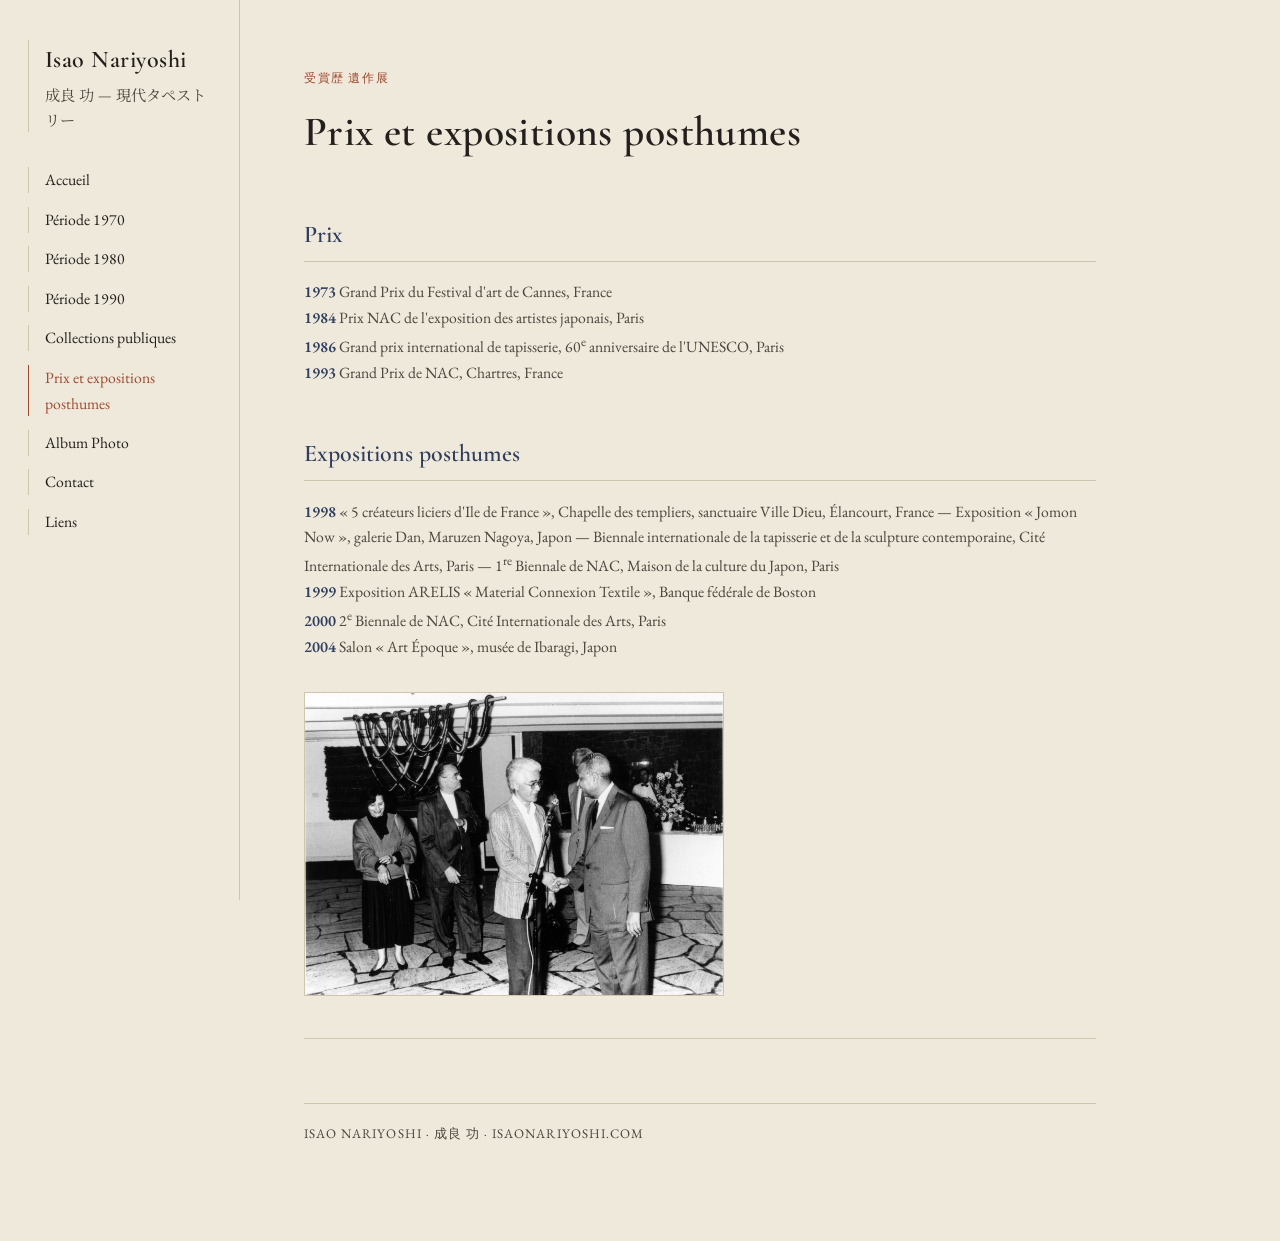
<file: prix-expositions.html>
<!DOCTYPE html>
<html lang="fr">
<head>
<meta charset="UTF-8">
<meta name="viewport" content="width=device-width, initial-scale=1">
<title>Prix et expositions posthumes — Isao Nariyoshi</title>
<link rel="stylesheet" href="style.css">
</head>
<body>
<div class="shell">

<nav class="thread-nav">
  <a href="index.html" style="text-decoration:none;">
    <span class="mark">Isao Nariyoshi</span>
    <span class="mark-jp">成良 功 — 現代タペストリー</span>
  </a>
  <ul>
    <li><a href="index.html">Accueil</a></li>
    <li><a href="periode-1970.html">Période 1970</a></li>
    <li><a href="periode-1980.html">Période 1980</a></li>
    <li><a href="periode-1990.html">Période 1990</a></li>
    <li><a href="collections-publiques.html">Collections publiques</a></li>
    <li><a href="prix-expositions.html" aria-current="page">Prix et expositions posthumes</a></li>
    <li><a href="album-photo.html">Album Photo</a></li>
    <li><a href="contact.html">Contact</a></li>
    <li><a href="liens.html">Liens</a></li>
  </ul>
</nav>

<main>
  <p class="eyebrow jp">受賞歴 遺作展</p>
  <h1>Prix et expositions posthumes</h1>

  <h2 class="section-title">Prix</h2>
  <div class="expo-block">
    <span class="yr">1973</span> Grand Prix du Festival d'art de Cannes, France<br>
    <span class="yr">1984</span> Prix NAC de l'exposition des artistes japonais, Paris<br>
    <span class="yr">1986</span> Grand prix international de tapisserie, 60<sup>e</sup> anniversaire de l'UNESCO, Paris<br>
    <span class="yr">1993</span> Grand Prix de NAC, Chartres, France
  </div>

  <h2 class="section-title">Expositions posthumes</h2>
  <div class="expo-block">
    <span class="yr">1998</span> « 5 créateurs liciers d'Ile de France », Chapelle des templiers, sanctuaire Ville Dieu, Élancourt, France — Exposition « Jomon Now », galerie Dan, Maruzen Nagoya, Japon — Biennale internationale de la tapisserie et de la sculpture contemporaine, Cité Internationale des Arts, Paris — 1<sup>re</sup> Biennale de NAC, Maison de la culture du Japon, Paris<br>
    <span class="yr">1999</span> Exposition ARELIS « Material Connexion Textile », Banque fédérale de Boston<br>
    <span class="yr">2000</span> 2<sup>e</sup> Biennale de NAC, Cité Internationale des Arts, Paris<br>
    <span class="yr">2004</span> Salon « Art Époque », musée de Ibaragi, Japon
  </div>

  <div class="works" style="margin-top:2rem;">
    <div class="work" style="grid-template-columns:1fr;">
      <img src="images/222d2c_93f09024723340a48a37781161ac2f4a~mv2.jpg" alt="Photographie de l'artiste ou d'une exposition" loading="lazy" style="max-width:420px;">
    </div>
  </div>

  <footer class="page-end">Isao Nariyoshi · 成良 功 · isaonariyoshi.com</footer>
</main>
</div>
</body>
</html>
</file>
<file: style.css>
@import url('https://fonts.googleapis.com/css2?family=Cormorant+Garamond:ital,wght@0,500;0,600;1,500&family=EB+Garamond:ital,wght@0,400;0,500;1,400&family=Noto+Serif+JP:wght@400;500&display=swap');

:root{
  --parchment:#efe9dc;
  --parchment-deep:#e6ded0;
  --ink:#221f1c;
  --ink-soft:#4a453e;
  --indigo:#2f3e5c;
  --rust:#9c4a2e;
  --hairline:#cfc5ae;
}

*{box-sizing:border-box;}

html{scroll-behavior:smooth;}

body{
  margin:0;
  background:var(--parchment);
  color:var(--ink);
  font-family:'EB Garamond', Georgia, serif;
  font-size:19px;
  line-height:1.65;
}

a{color:var(--indigo); text-decoration-color:var(--hairline); text-underline-offset:3px;}
a:hover{color:var(--rust);}

.jp{font-family:'Noto Serif JP', serif; color:var(--ink-soft); font-size:0.92em;}

/* ---------- Layout shell ---------- */
.shell{
  display:grid;
  grid-template-columns:240px 1fr;
  min-height:100vh;
}

nav.thread-nav{
  border-right:1px solid var(--hairline);
  padding:2.5rem 1.75rem;
  position:sticky;
  top:0;
  align-self:start;
  height:100vh;
  overflow-y:auto;
}

nav.thread-nav .mark{
  font-family:'Cormorant Garamond', serif;
  font-weight:600;
  font-size:1.5rem;
  letter-spacing:0.02em;
  display:block;
  margin-bottom:0.15rem;
}
nav.thread-nav .mark-jp{
  font-family:'Noto Serif JP', serif;
  font-size:0.95rem;
  color:var(--ink-soft);
  display:block;
  margin-bottom:2.2rem;
}

nav.thread-nav ul{list-style:none; margin:0; padding:0;}
nav.thread-nav li{margin-bottom:0.85rem;}
nav.thread-nav a{
  font-size:0.98rem;
  color:var(--ink);
  text-decoration:none;
  display:block;
  padding-left:1rem;
  border-left:1px solid var(--hairline);
  transition:border-color .15s, color .15s;
}
nav.thread-nav a:hover, nav.thread-nav a[aria-current="page"]{
  color:var(--rust);
  border-left-color:var(--rust);
}

main{padding:3.5rem 4rem 6rem; max-width:920px;}

@media (max-width:800px){
  .shell{grid-template-columns:1fr;}
  nav.thread-nav{
    position:relative; height:auto; padding:1.5rem 1.5rem 1rem;
    border-right:none; border-bottom:1px solid var(--hairline);
  }
  nav.thread-nav ul{display:flex; flex-wrap:wrap; gap:0 1.2rem;}
  nav.thread-nav li{margin-bottom:0.5rem;}
  main{padding:2.2rem 1.5rem 4rem;}
}

/* ---------- Typography ---------- */
h1{
  font-family:'Cormorant Garamond', serif;
  font-weight:600;
  font-size:2.6rem;
  margin:0 0 0.3rem;
  letter-spacing:0.01em;
}
h2.section-title{
  font-family:'Cormorant Garamond', serif;
  font-weight:600;
  font-size:1.5rem;
  color:var(--indigo);
  margin:3rem 0 1.1rem;
  padding-bottom:0.4rem;
  border-bottom:1px solid var(--hairline);
}
.eyebrow{
  text-transform:uppercase;
  letter-spacing:0.14em;
  font-size:0.72rem;
  color:var(--rust);
  font-family:'EB Garamond', serif;
}

blockquote{
  font-family:'Cormorant Garamond', serif;
  font-style:italic;
  font-size:1.4rem;
  color:var(--ink);
  border-left:2px solid var(--rust);
  margin:2rem 0;
  padding:0.2rem 0 0.2rem 1.5rem;
}
blockquote cite{
  display:block;
  font-family:'EB Garamond', serif;
  font-style:normal;
  font-size:0.85rem;
  color:var(--ink-soft);
  margin-top:0.6rem;
}

/* ---------- Timeline (home) ---------- */
.timeline{margin-top:2.5rem; position:relative; padding-left:1.6rem; border-left:1px solid var(--hairline);}
.timeline .entry{position:relative; margin-bottom:1.7rem;}
.timeline .entry::before{
  content:"";
  position:absolute; left:-1.7rem; top:0.4rem;
  width:7px; height:7px; border-radius:50%;
  background:var(--rust);
}
.timeline .year{font-family:'Cormorant Garamond', serif; font-weight:600; color:var(--indigo); font-size:1.15rem;}

/* ---------- Artwork entries (period pages) ---------- */
.expo-block{margin-bottom:1.6rem; font-size:0.98rem; color:var(--ink-soft);}
.expo-block .yr{color:var(--indigo); font-weight:600;}

.works{margin-top:2.5rem; display:flex; flex-direction:column; gap:3rem;}
.work{
  display:grid;
  grid-template-columns:280px 1fr;
  gap:2rem;
  align-items:start;
  padding-bottom:2.6rem;
  border-bottom:1px solid var(--hairline);
}
.work img{width:100%; height:auto; display:block; border:1px solid var(--hairline);}
.work .cap-fr{font-size:1.02rem; margin:0 0 0.3rem;}
.work .cap-jp{font-family:'Noto Serif JP', serif; color:var(--ink-soft); font-size:0.92rem;}
@media (max-width:700px){
  .work{grid-template-columns:1fr;}
}

/* ---------- Footer ---------- */
footer.page-end{
  margin-top:4rem; padding-top:1.2rem;
  border-top:1px solid var(--hairline);
  font-size:0.82rem; color:var(--ink-soft);
  text-transform:uppercase; letter-spacing:0.08em;
}

.contact-box{margin-top:2rem; font-size:1.15rem;}
.contact-box a{font-family:'Cormorant Garamond', serif; font-size:1.4rem;}

.links-list{list-style:none; padding:0; margin-top:2rem;}
.links-list li{margin-bottom:1rem; padding-bottom:1rem; border-bottom:1px solid var(--hairline);}
.links-list .role{display:block; font-size:0.85rem; color:var(--ink-soft);}
.links-list a{font-family:'Cormorant Garamond', serif; font-size:1.25rem; font-weight:600;}

.note{
  font-size:0.85rem; color:var(--ink-soft); background:var(--parchment-deep);
  border:1px dashed var(--hairline); padding:0.9rem 1.1rem; margin-top:2rem;
}
</file>
